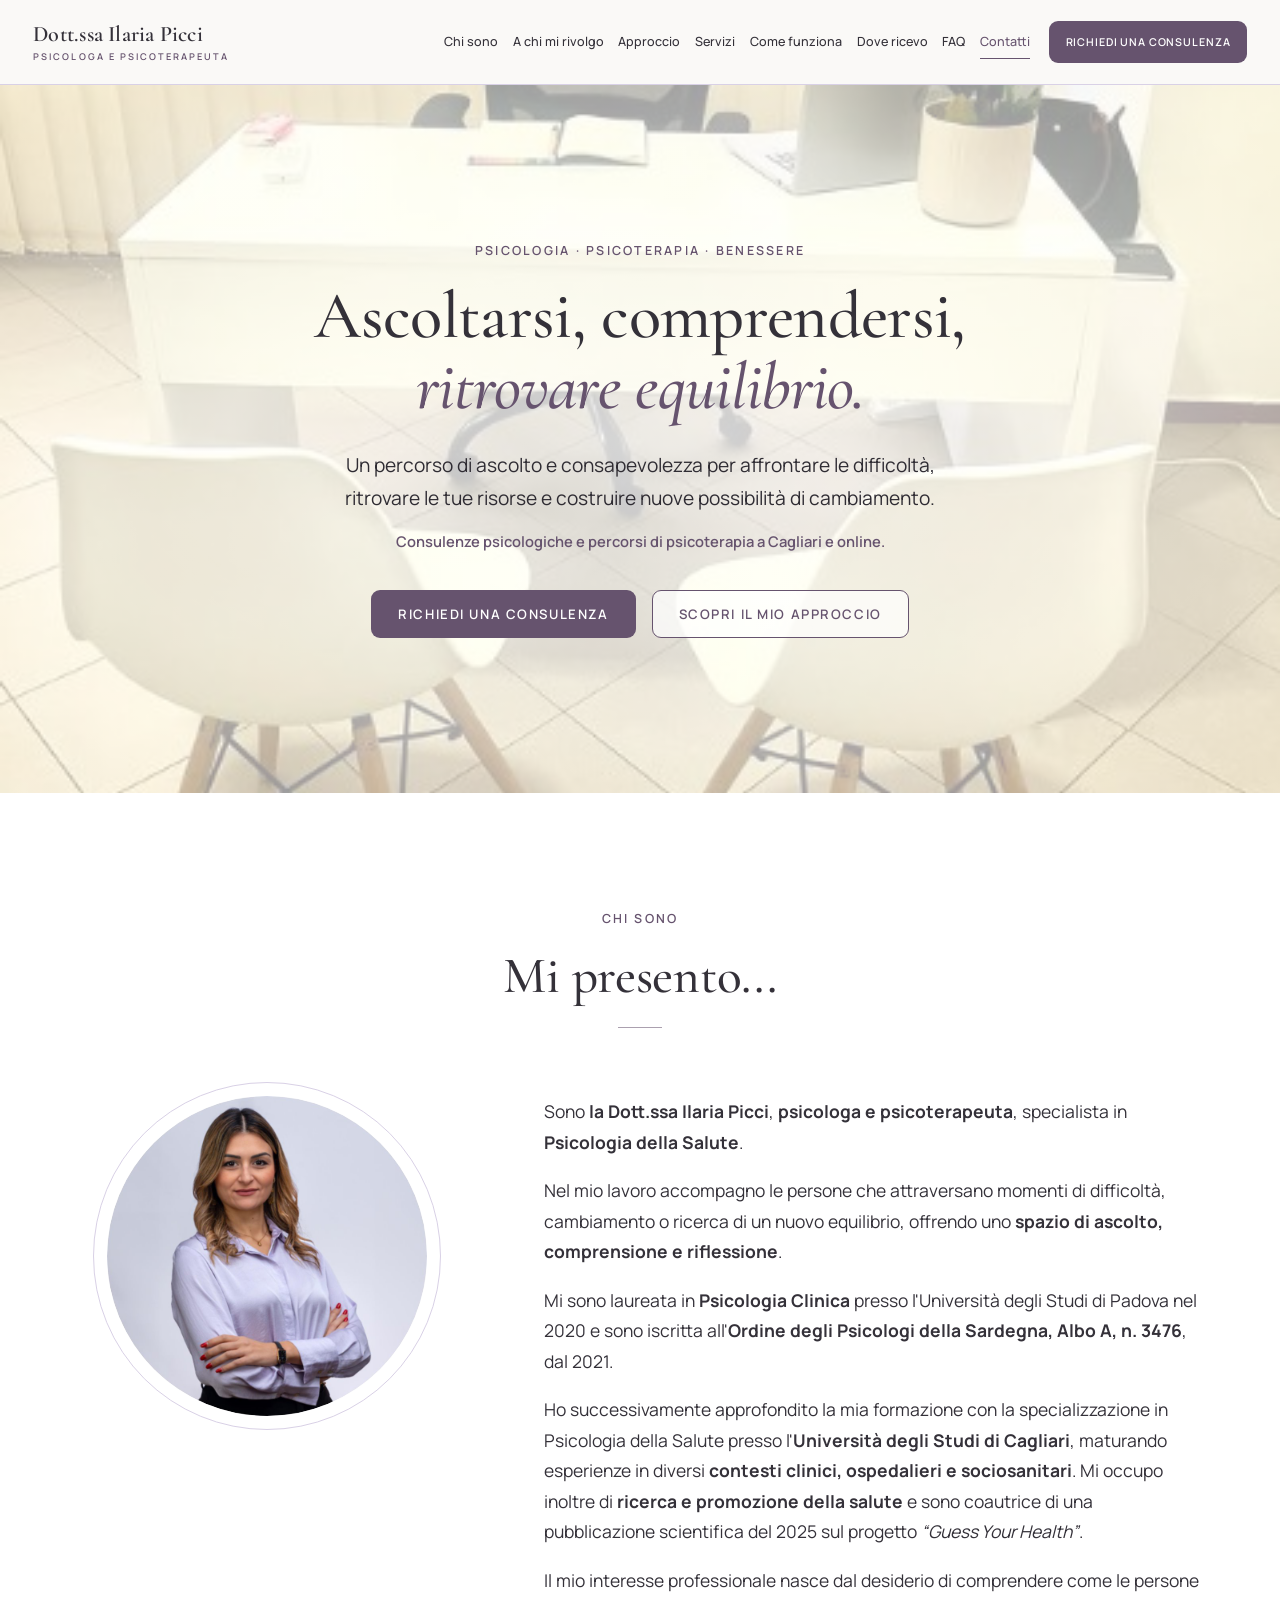
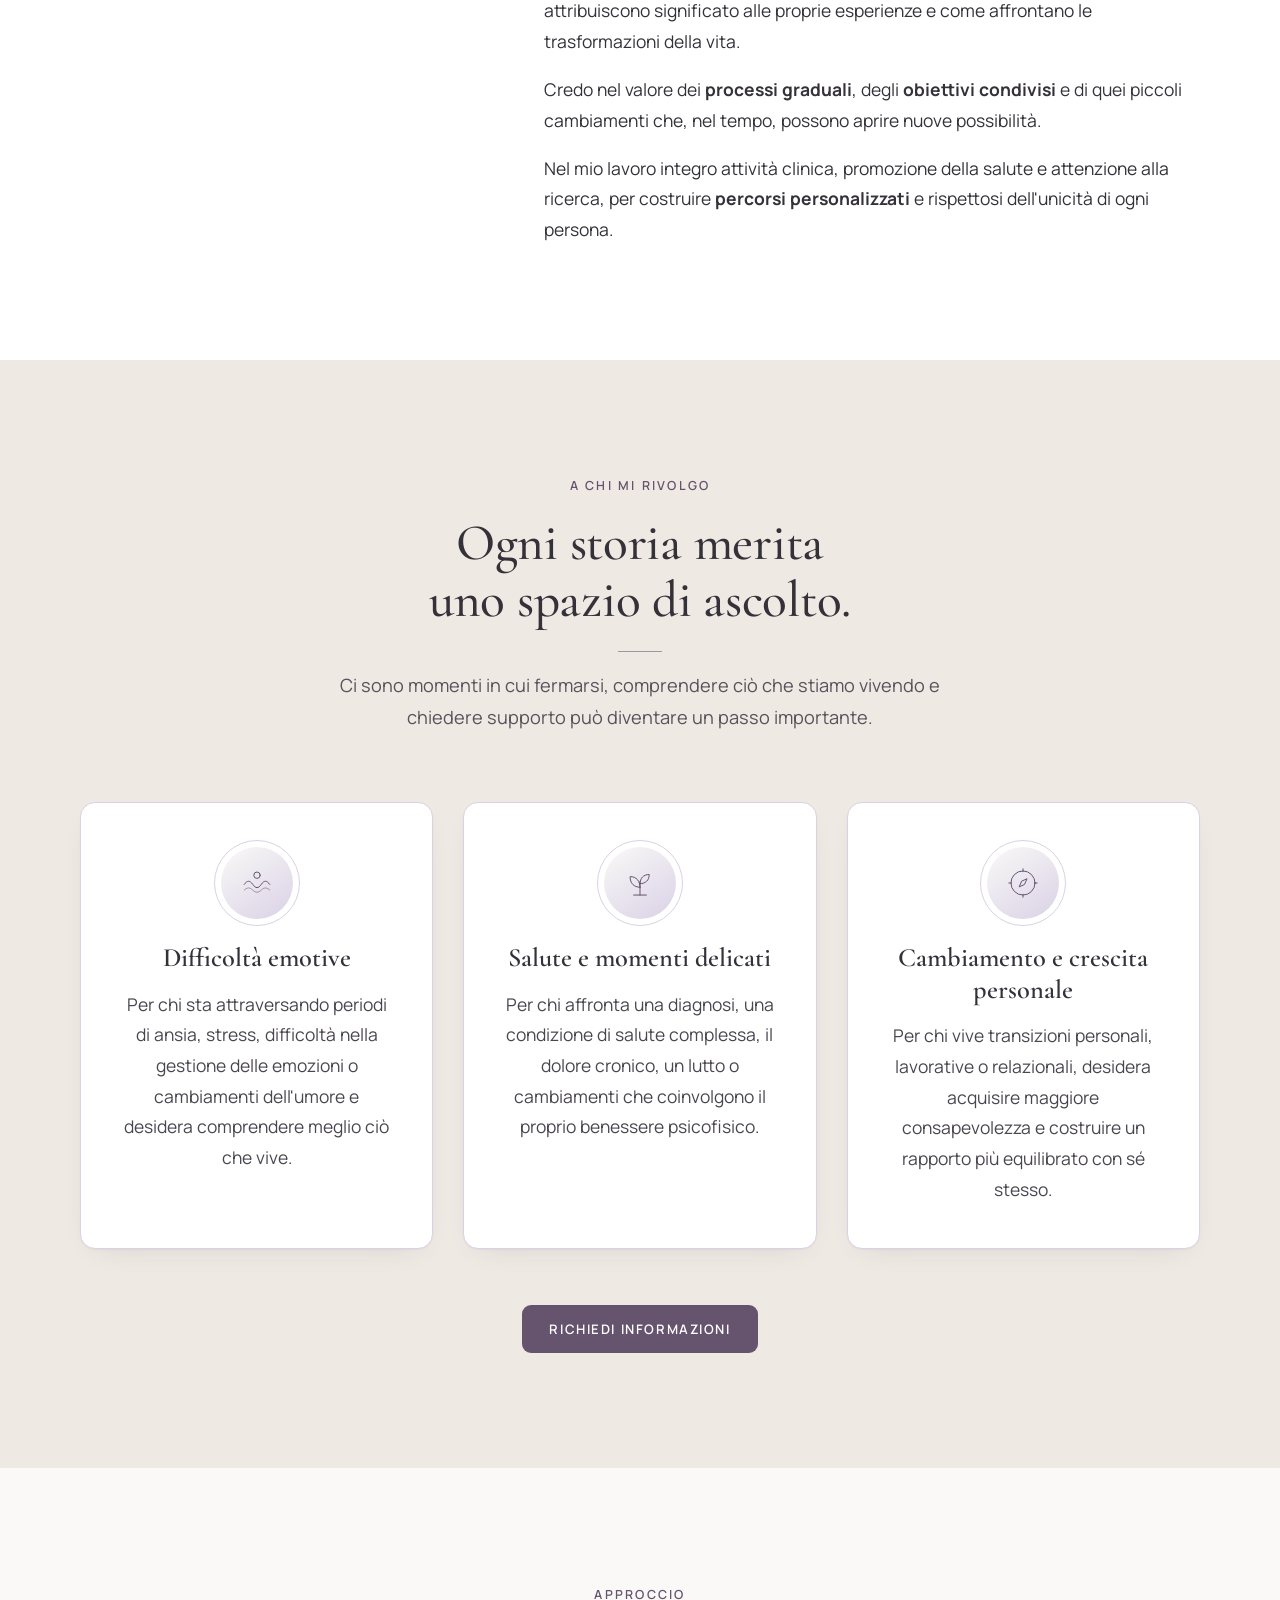
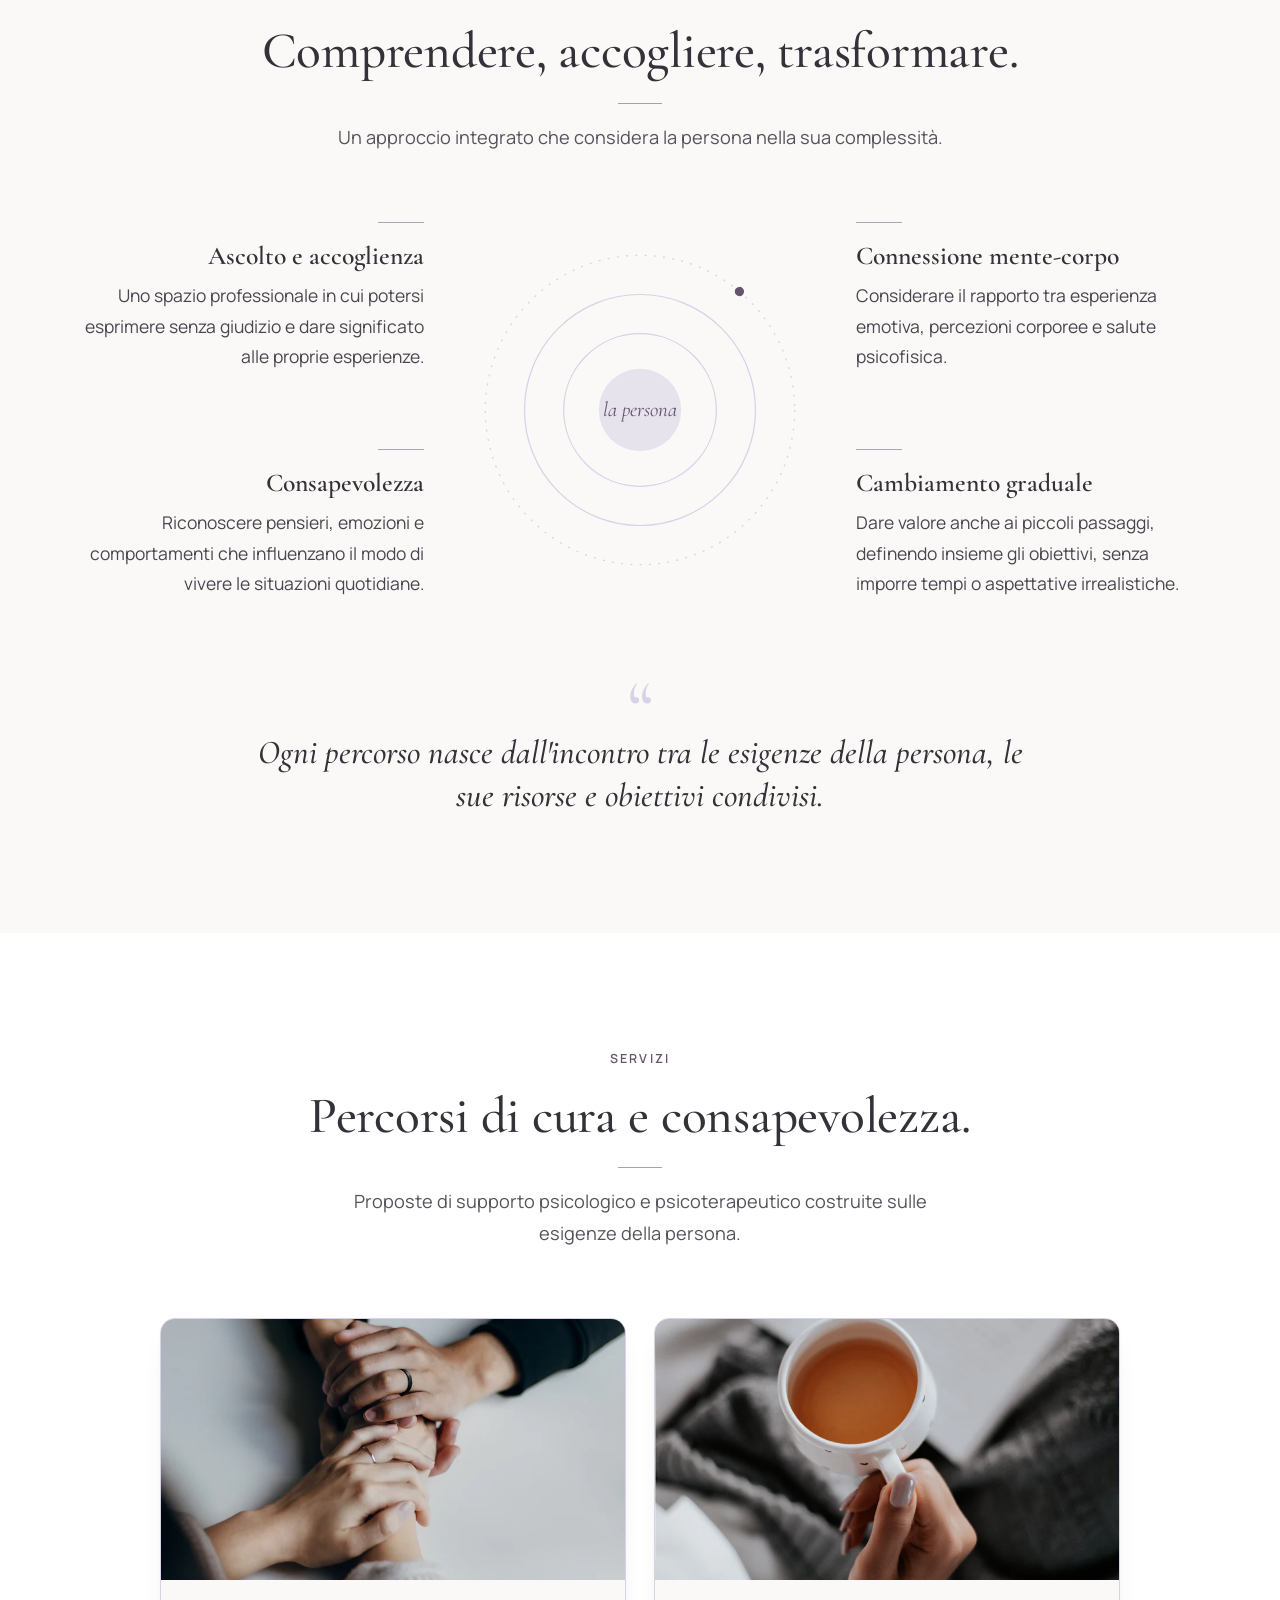
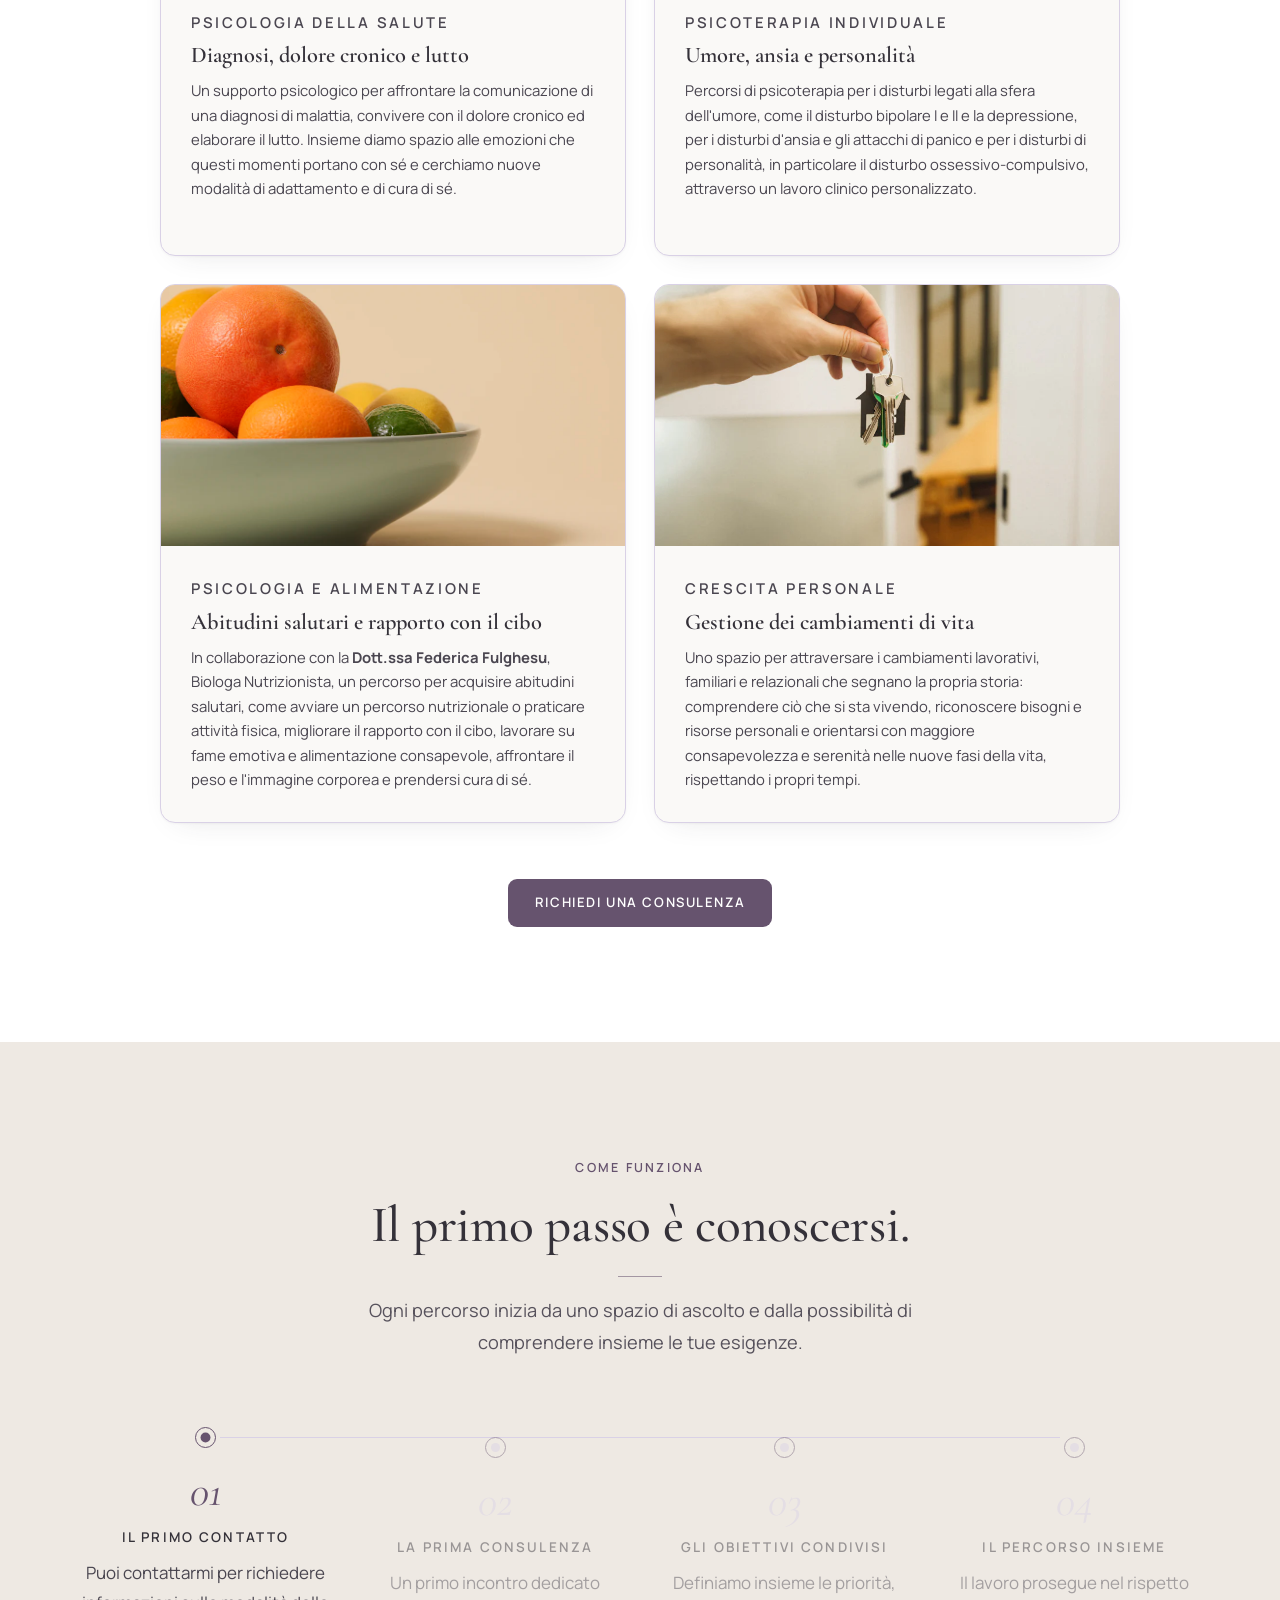
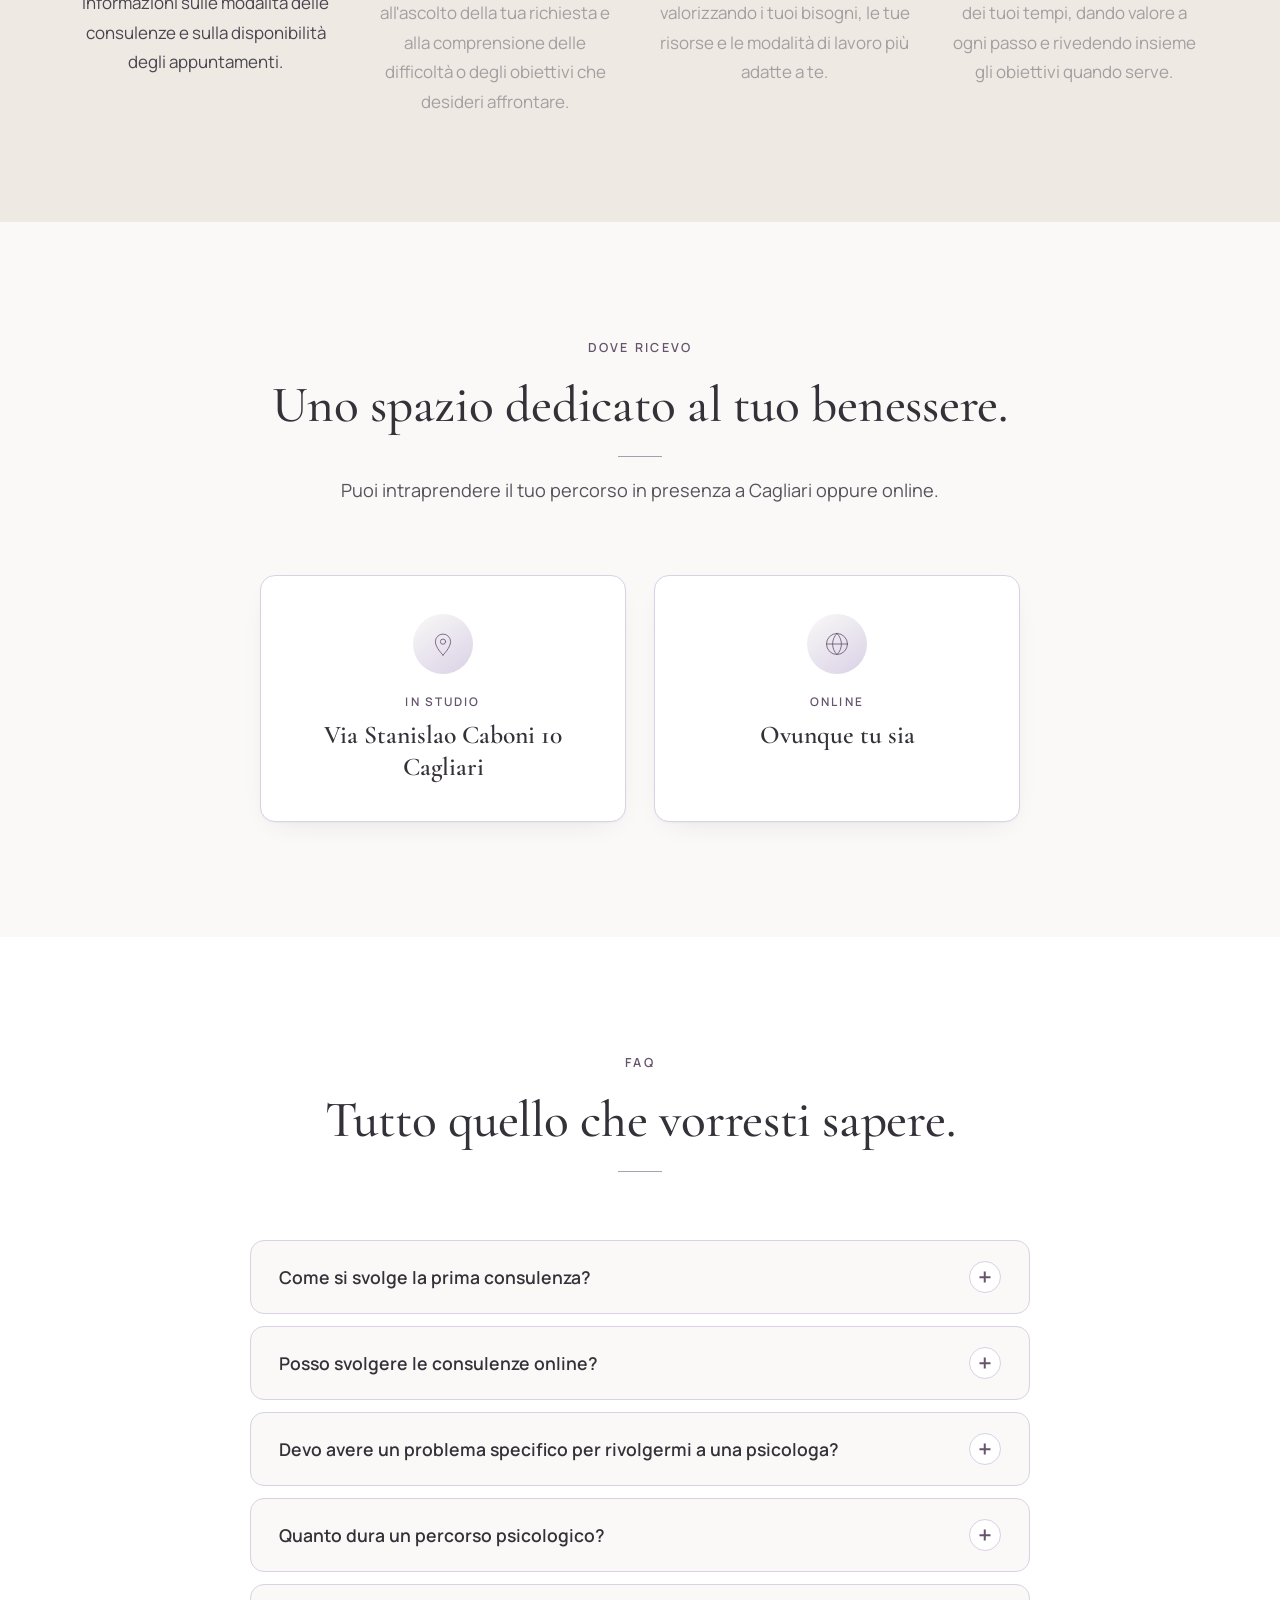
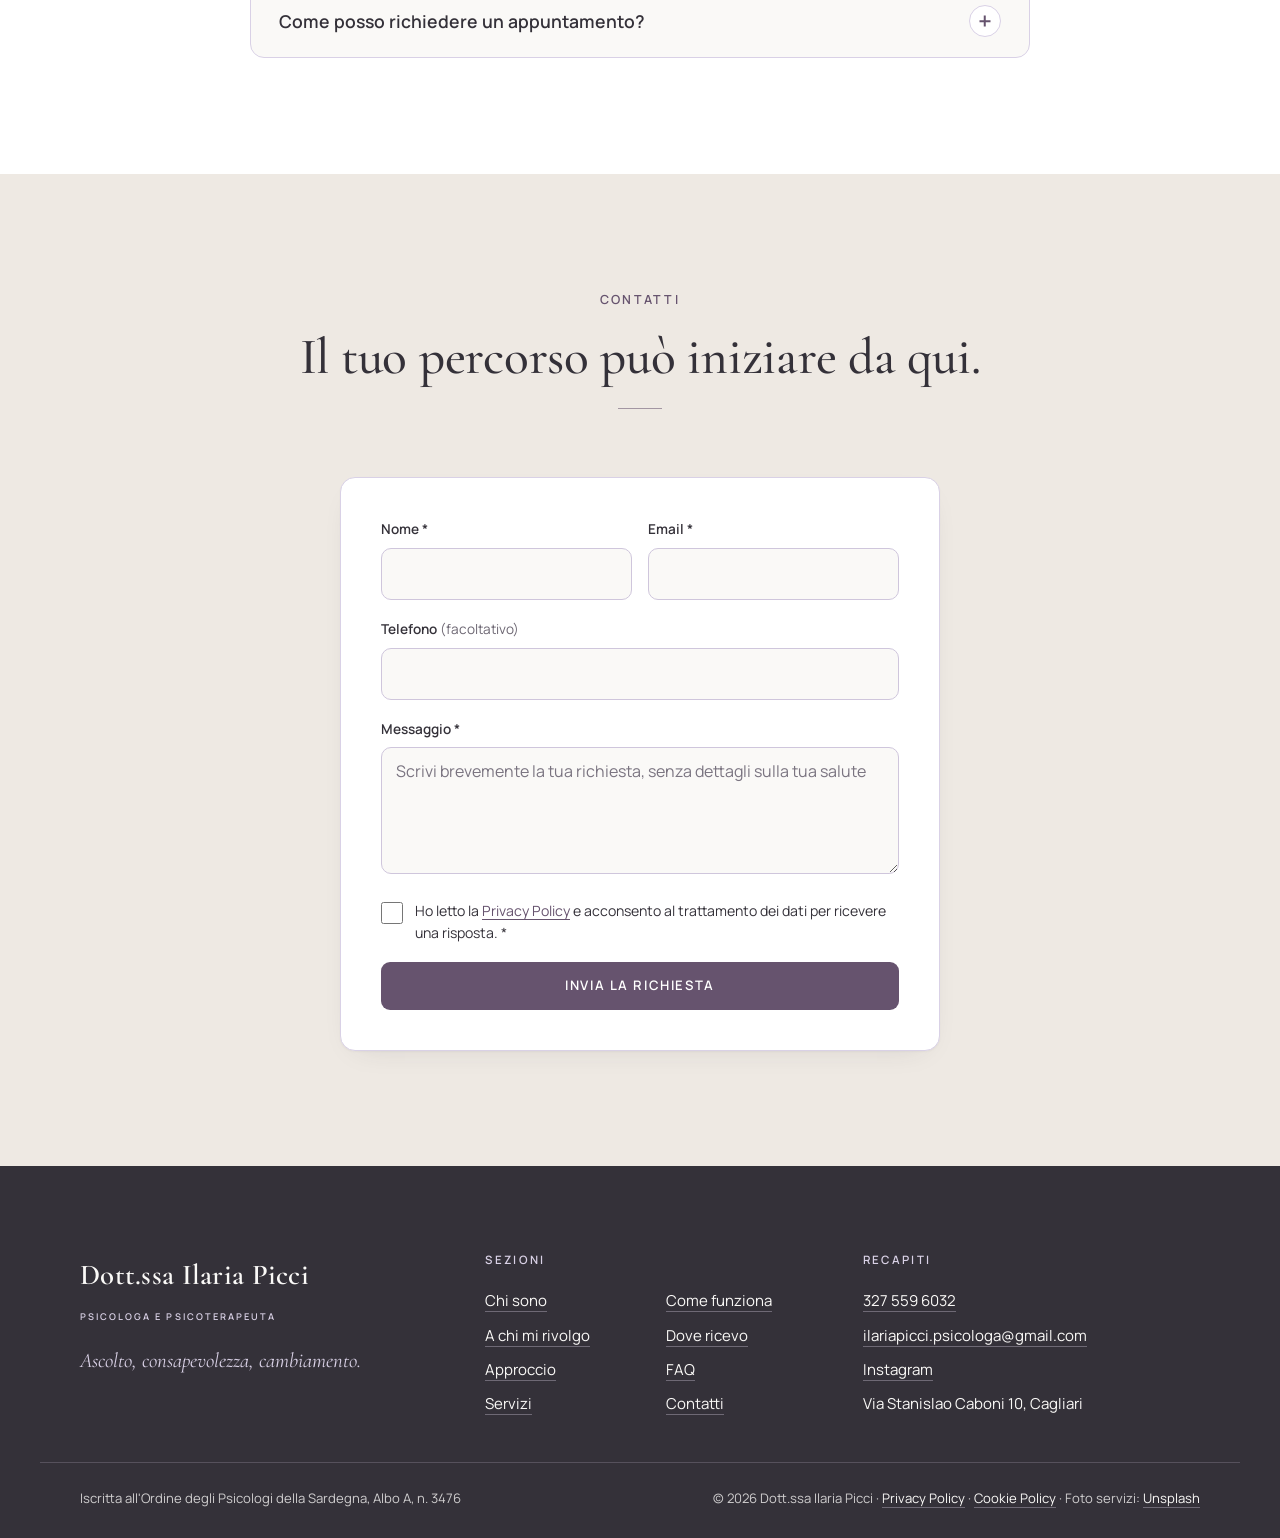
<file: index.html>
<!doctype html>
<html lang="it">
<head>
<meta charset="utf-8">
<meta name="viewport" content="width=device-width, initial-scale=1">
<title>Dott.ssa Ilaria Picci | Psicologa e Psicoterapeuta a Cagliari e Online</title>
<meta name="description" content="Ilaria Picci, psicologa e psicoterapeuta a Cagliari e online. Percorsi personalizzati di psicoterapia, psicologia della salute e crescita personale.">
<meta name="robots" content="index, follow">
<!-- DA CONFERMARE: sostituire DOMINIO con il dominio definitivo (anche in sitemap.xml, robots.txt e dati strutturati) -->
<link rel="canonical" href="https://www.DOMINIO.it/">
<meta name="theme-color" content="#FAF9F7">

<meta property="og:type" content="website">
<meta property="og:locale" content="it_IT">
<meta property="og:title" content="Dott.ssa Ilaria Picci | Psicologa e Psicoterapeuta a Cagliari e Online">
<meta property="og:description" content="Percorsi personalizzati di psicoterapia, psicologia della salute e crescita personale, a Cagliari e online.">
<meta property="og:url" content="https://www.DOMINIO.it/">
<meta property="og:image" content="https://www.DOMINIO.it/assets/studio-hero.jpg">
<meta name="twitter:card" content="summary_large_image">

<link rel="preconnect" href="https://fonts.googleapis.com">
<link rel="preconnect" href="https://fonts.gstatic.com" crossorigin>
<link rel="stylesheet" href="https://fonts.googleapis.com/css2?family=Cormorant+Garamond:ital,wght@0,500;0,600;1,500;1,600&family=Manrope:wght@400;500;600;700&display=swap">
<link rel="preload" as="image" href="assets/studio-hero.jpg">
<link rel="stylesheet" href="styles.css">
<script>document.documentElement.classList.add("js");</script>

<script type="application/ld+json">
{
  "@context": "https://schema.org",
  "@type": "Psychologist",
  "name": "Dott.ssa Ilaria Picci — Psicologa e Psicoterapeuta",
  "url": "https://www.DOMINIO.it/",
  "image": "https://www.DOMINIO.it/assets/ilaria-picci-foto.jpg",
  "telephone": "+393275596032",
  "email": "ilariapicci.psicologa@gmail.com",
  "address": {
    "@type": "PostalAddress",
    "streetAddress": "Via Stanislao Caboni 10",
    "addressLocality": "Cagliari",
    "addressRegion": "CA",
    "addressCountry": "IT"
  },
  "areaServed": ["Cagliari", "Online"],
  "sameAs": ["https://www.instagram.com/dr.ssa_ilariapicci_psicologa/"]
}
</script>
</head>
<body>
<a class="skip-link" href="#main">Vai al contenuto</a>

<!-- 1. HEADER -->
<header class="site-header" id="top">
  <div class="header-inner">
    <a class="brand" href="#top" aria-label="Dott.ssa Ilaria Picci, Psicologa e Psicoterapeuta — torna all'inizio">
      <span class="brand-name">Dott.ssa Ilaria Picci</span>
      <span class="brand-sub">Psicologa e Psicoterapeuta</span>
    </a>
    <nav class="nav" id="nav" aria-label="Navigazione principale">
      <ul>
        <li><a href="#chi-sono">Chi sono</a></li>
        <li><a href="#a-chi-mi-rivolgo">A chi mi rivolgo</a></li>
        <li><a href="#approccio">Approccio</a></li>
        <li><a href="#servizi">Servizi</a></li>
        <li><a href="#come-funziona">Come funziona</a></li>
        <li><a href="#dove-ricevo">Dove ricevo</a></li>
        <li><a href="#faq">FAQ</a></li>
        <li><a href="#contatti">Contatti</a></li>
      </ul>
      <a class="btn btn-primary nav-cta" href="#contatti">Richiedi una consulenza</a>
    </nav>
    <button class="menu-toggle" type="button" aria-expanded="false" aria-controls="nav" aria-label="Apri il menu">
      <span></span><span></span><span></span>
    </button>
  </div>
</header>

<main id="main">

<!-- 2. HERO -->
<section class="hero" aria-labelledby="hero-title">
  <div class="hero-bg" role="img" aria-label="Lo studio della Dott.ssa Ilaria Picci a Cagliari: scrivania bianca e due sedute per la consulenza"></div>
  <div class="hero-content">
    <p class="eyebrow">Psicologia · Psicoterapia · Benessere</p>
    <h1 id="hero-title"><span class="h1-line">Ascoltarsi, comprendersi,</span> <span class="h1-line h1-accent">ritrovare equilibrio.</span></h1>
    <p class="hero-sub">Un percorso di ascolto e consapevolezza per affrontare le difficoltà, ritrovare le tue risorse e costruire nuove possibilità di cambiamento.</p>
    <p class="hero-micro">Consulenze psicologiche e percorsi di psicoterapia a Cagliari e online.</p>
    <div class="hero-ctas">
      <a class="btn btn-primary" href="#contatti">Richiedi una consulenza</a>
      <a class="btn btn-ghost" href="#approccio">Scopri il mio approccio</a>
    </div>
  </div>
</section>

<!-- 3. CHI SONO -->
<section class="section bg-white" id="chi-sono" aria-labelledby="chi-sono-title">
  <div class="container about">
    <figure class="about-photo reveal">
      <img src="assets/ilaria-picci-foto.jpg" width="800" height="800" alt="Ritratto della Dott.ssa Ilaria Picci, psicologa e psicoterapeuta" loading="lazy" decoding="async">
    </figure>
    <header class="section-head about-head reveal">
      <p class="eyebrow">Chi sono</p>
      <h2 id="chi-sono-title">Mi presento...</h2>
    </header>
    <div class="about-text reveal">
      <p>Sono <strong>la Dott.ssa Ilaria Picci</strong>, <strong>psicologa e psicoterapeuta</strong>, specialista in <strong>Psicologia della Salute</strong>.</p>
      <p>Nel mio lavoro accompagno le persone che attraversano momenti di difficoltà, cambiamento o ricerca di un nuovo equilibrio, offrendo uno <strong>spazio di ascolto, comprensione e riflessione</strong>.</p>
      <p>Mi sono laureata in <strong>Psicologia Clinica</strong> presso l'Università degli Studi di Padova nel 2020 e sono iscritta all'<strong>Ordine degli Psicologi della Sardegna, Albo A, n. 3476</strong>, dal 2021.</p>
      <!-- DA CONFERMARE prima della pubblicazione: denominazione esatta della specializzazione e dettagli bibliografici della pubblicazione 2025 -->
      <p>Ho successivamente approfondito la mia formazione con la specializzazione in Psicologia della Salute presso l'<strong>Università degli Studi di Cagliari</strong>, maturando esperienze in diversi <strong>contesti clinici, ospedalieri e sociosanitari</strong>. Mi occupo inoltre di <strong>ricerca e promozione della salute</strong> e sono coautrice di una pubblicazione scientifica del 2025 sul progetto <em>“Guess Your Health”</em>.</p>
      <p>Il mio interesse professionale nasce dal desiderio di comprendere come le persone attribuiscono significato alle proprie esperienze e come affrontano le trasformazioni della vita.</p>
      <p>Credo nel valore dei <strong>processi graduali</strong>, degli <strong>obiettivi condivisi</strong> e di quei piccoli cambiamenti che, nel tempo, possono aprire nuove possibilità.</p>
      <p>Nel mio lavoro integro attività clinica, promozione della salute e attenzione alla ricerca, per costruire <strong>percorsi personalizzati</strong> e rispettosi dell'unicità di ogni persona.</p>
    </div>
  </div>
</section>

<!-- 4. A CHI MI RIVOLGO -->
<section class="section bg-sand" id="a-chi-mi-rivolgo" aria-labelledby="target-title">
  <div class="container">
    <header class="section-head reveal">
      <p class="eyebrow">A chi mi rivolgo</p>
      <h2 id="target-title">Ogni storia merita uno spazio di ascolto.</h2>
      <p class="section-sub">Ci sono momenti in cui fermarsi, comprendere ciò che stiamo vivendo e chiedere supporto può diventare un passo importante.</p>
    </header>
    <div class="grid-3">
      <article class="card card-target reveal">
        <span class="card-icon" aria-hidden="true">
          <svg viewBox="0 0 48 48" fill="none" stroke="currentColor" stroke-width="1.4" stroke-linecap="round" stroke-linejoin="round"><path d="M6 26c4-6 8-6 12 0s8 6 12 0 8-6 12 0"/><path d="M6 34c4-4 8-4 12 0s8 4 12 0 8-4 12 0" opacity=".55"/><circle cx="24" cy="13" r="4.5"/></svg>
        </span>
        <h3>Difficoltà emotive</h3>
        <p>Per chi sta attraversando periodi di ansia, stress, difficoltà nella gestione delle emozioni o cambiamenti dell'umore e desidera comprendere meglio ciò che vive.</p>
      </article>
      <article class="card card-target reveal">
        <span class="card-icon" aria-hidden="true">
          <svg viewBox="0 0 48 48" fill="none" stroke="currentColor" stroke-width="1.4" stroke-linecap="round" stroke-linejoin="round"><path d="M24 41V22"/><path d="M24 30c-9 0-14-6-14-15 9 0 14 6 14 15z"/><path d="M24 25c0-8 5-13 13-13 0 8-5 13-13 13z"/><path d="M15 41h18"/></svg>
        </span>
        <h3>Salute e momenti delicati</h3>
        <p>Per chi affronta una diagnosi, una condizione di salute complessa, il dolore cronico, un lutto o cambiamenti che coinvolgono il proprio benessere psicofisico.</p>
      </article>
      <article class="card card-target reveal">
        <span class="card-icon" aria-hidden="true">
          <svg viewBox="0 0 48 48" fill="none" stroke="currentColor" stroke-width="1.4" stroke-linecap="round" stroke-linejoin="round"><circle cx="24" cy="24" r="17"/><path d="M29.5 18.5l-3.4 7.6-7.6 3.4 3.4-7.6z"/><path d="M24 4v4M24 40v4M4 24h4M40 24h4"/></svg>
        </span>
        <h3>Cambiamento e crescita personale</h3>
        <p>Per chi vive transizioni personali, lavorative o relazionali, desidera acquisire maggiore consapevolezza e costruire un rapporto più equilibrato con sé stesso.</p>
      </article>
    </div>
    <div class="section-cta reveal">
      <a class="btn btn-primary" href="#contatti">Richiedi informazioni</a>
    </div>
  </div>
</section>

<!-- 5. IL MIO APPROCCIO -->
<section class="section bg-ivory approach" id="approccio" aria-labelledby="approccio-title">
  <div class="container">
    <header class="section-head reveal">
      <p class="eyebrow">Approccio</p>
      <h2 id="approccio-title">Comprendere, accogliere, trasformare.</h2>
      <p class="section-sub">Un approccio integrato che considera la persona nella sua complessità.</p>
    </header>

    <div class="orbit">
      <div class="orbit-item orbit-tl reveal">
        <h3>Ascolto e accoglienza</h3>
        <p>Uno spazio professionale in cui potersi esprimere senza giudizio e dare significato alle proprie esperienze.</p>
      </div>
      <div class="orbit-item orbit-bl reveal">
        <h3>Consapevolezza</h3>
        <p>Riconoscere pensieri, emozioni e comportamenti che influenzano il modo di vivere le situazioni quotidiane.</p>
      </div>

      <div class="orbit-center reveal" aria-hidden="true">
        <svg viewBox="0 0 320 320">
          <circle class="ring ring-1" cx="160" cy="160" r="150"/>
          <circle class="ring ring-2" cx="160" cy="160" r="112"/>
          <circle class="ring ring-3" cx="160" cy="160" r="74"/>
          <circle cx="160" cy="160" r="40" fill="#D9D1E6" opacity=".55"/>
          <circle class="orbit-dot" cx="160" cy="10" r="4.5" fill="#66536E"/>
        </svg>
        <p class="orbit-word">la persona</p>
      </div>

      <div class="orbit-item orbit-tr reveal">
        <h3>Connessione mente-corpo</h3>
        <p>Considerare il rapporto tra esperienza emotiva, percezioni corporee e salute psicofisica.</p>
      </div>
      <div class="orbit-item orbit-br reveal">
        <h3>Cambiamento graduale</h3>
        <p>Dare valore anche ai piccoli passaggi, definendo insieme gli obiettivi, senza imporre tempi o aspettative irrealistiche.</p>
      </div>
    </div>

    <blockquote class="approach-quote reveal">
      <p>Ogni percorso nasce dall'incontro tra le esigenze della persona, le sue risorse e obiettivi condivisi.</p>
    </blockquote>
  </div>
</section>

<!-- 6. I SERVIZI -->
<section class="section bg-white" id="servizi" aria-labelledby="servizi-title">
  <div class="container">
    <header class="section-head reveal">
      <p class="eyebrow">Servizi</p>
      <h2 id="servizi-title">Percorsi di cura e consapevolezza.</h2>
      <p class="section-sub">Proposte di supporto psicologico e psicoterapeutico costruite sulle esigenze della persona.</p>
    </header>
    <div class="grid-services">
      <article class="card card-service reveal">
        <div class="card-media"><img src="assets/servizio-salute.webp" width="800" height="600" alt="Mani che si stringono su un tavolo in un gesto di sostegno" loading="lazy" decoding="async"></div>
        <div class="card-body">
          <p class="card-kicker">Psicologia della salute</p>
          <h3>Diagnosi, dolore cronico e lutto</h3>
          <p>Un supporto psicologico per affrontare la comunicazione di una diagnosi di malattia, convivere con il dolore cronico ed elaborare il lutto. Insieme diamo spazio alle emozioni che questi momenti portano con sé e cerchiamo nuove modalità di adattamento e di cura di sé.</p>
        </div>
      </article>
      <article class="card card-service reveal">
        <div class="card-media"><img src="assets/servizio-umore.webp" width="800" height="600" alt="Mano che regge una tazza di tè caldo accanto a un libro e a una coperta" loading="lazy" decoding="async"></div>
        <div class="card-body">
          <p class="card-kicker">Psicoterapia individuale</p>
          <h3>Umore, ansia e personalità</h3>
          <!-- DA CONFERMARE: formulazione clinica relativa al disturbo ossessivo-compulsivo -->
          <p>Percorsi di psicoterapia per i disturbi legati alla sfera dell'umore, come il disturbo bipolare I e II e la depressione, per i disturbi d'ansia e gli attacchi di panico e per i disturbi di personalità, in particolare il disturbo ossessivo-compulsivo, attraverso un lavoro clinico personalizzato.</p>
        </div>
      </article>
      <article class="card card-service reveal">
        <div class="card-media"><img src="assets/servizio-alimentazione.webp" width="960" height="720" alt="Ciotola di agrumi freschi su sfondo chiaro" loading="lazy" decoding="async"></div>
        <div class="card-body">
          <p class="card-kicker">Psicologia e alimentazione</p>
          <h3>Abitudini salutari e rapporto con il cibo</h3>
          <p>In collaborazione con la <strong>Dott.ssa Federica Fulghesu</strong>, Biologa Nutrizionista, un percorso per acquisire abitudini salutari, come avviare un percorso nutrizionale o praticare attività fisica, migliorare il rapporto con il cibo, lavorare su fame emotiva e alimentazione consapevole, affrontare il peso e l'immagine corporea e prendersi cura di sé.</p>
        </div>
      </article>
      <article class="card card-service reveal">
        <div class="card-media"><img src="assets/servizio-cambiamento.webp" width="800" height="600" alt="Mano che tiene un mazzo di chiavi davanti a una porta aperta su un nuovo ambiente" loading="lazy" decoding="async"></div>
        <div class="card-body">
          <p class="card-kicker">Crescita personale</p>
          <h3>Gestione dei cambiamenti di vita</h3>
          <p>Uno spazio per attraversare i cambiamenti lavorativi, familiari e relazionali che segnano la propria storia: comprendere ciò che si sta vivendo, riconoscere bisogni e risorse personali e orientarsi con maggiore consapevolezza e serenità nelle nuove fasi della vita, rispettando i propri tempi.</p>
        </div>
      </article>
    </div>
    <div class="section-cta reveal">
      <a class="btn btn-primary" href="#contatti">Richiedi una consulenza</a>
    </div>
  </div>
</section>

<!-- 7. COME FUNZIONA -->
<section class="section bg-sand" id="come-funziona" aria-labelledby="come-title">
  <div class="container">
    <header class="section-head reveal">
      <p class="eyebrow">Come funziona</p>
      <h2 id="come-title">Il primo passo è conoscersi.</h2>
      <p class="section-sub">Ogni percorso inizia da uno spazio di ascolto e dalla possibilità di comprendere insieme le tue esigenze.</p>
    </header>
    <ol class="journey" id="journey">
      <li class="journey-line" aria-hidden="true"><span class="journey-fill"></span></li>
      <li class="step">
        <span class="step-dot" aria-hidden="true"></span>
        <span class="step-num" aria-hidden="true">01</span>
        <h3>Il primo contatto</h3>
        <p>Puoi contattarmi per richiedere informazioni sulle modalità delle consulenze e sulla disponibilità degli appuntamenti.</p>
      </li>
      <li class="step">
        <span class="step-dot" aria-hidden="true"></span>
        <span class="step-num" aria-hidden="true">02</span>
        <h3>La prima consulenza</h3>
        <p>Un primo incontro dedicato all'ascolto della tua richiesta e alla comprensione delle difficoltà o degli obiettivi che desideri affrontare.</p>
      </li>
      <li class="step">
        <span class="step-dot" aria-hidden="true"></span>
        <span class="step-num" aria-hidden="true">03</span>
        <h3>Gli obiettivi condivisi</h3>
        <p>Definiamo insieme le priorità, valorizzando i tuoi bisogni, le tue risorse e le modalità di lavoro più adatte a te.</p>
      </li>
      <li class="step">
        <span class="step-dot" aria-hidden="true"></span>
        <span class="step-num" aria-hidden="true">04</span>
        <h3>Il percorso insieme</h3>
        <p>Il lavoro prosegue nel rispetto dei tuoi tempi, dando valore a ogni passo e rivedendo insieme gli obiettivi quando serve.</p>
      </li>
    </ol>
  </div>
</section>

<!-- 8. DOVE RICEVO -->
<section class="section bg-ivory" id="dove-ricevo" aria-labelledby="dove-title">
  <div class="container">
    <header class="section-head reveal">
      <p class="eyebrow">Dove ricevo</p>
      <h2 id="dove-title">Uno spazio dedicato al tuo benessere.</h2>
      <p class="section-sub">Puoi intraprendere il tuo percorso in presenza a Cagliari oppure online.</p>
    </header>
    <div class="places">
      <div class="card place reveal">
        <span class="place-icon" aria-hidden="true">
          <svg viewBox="0 0 48 48" fill="none" stroke="currentColor" stroke-width="1.4" stroke-linecap="round" stroke-linejoin="round"><path d="M24 43s-13-12.5-13-23a13 13 0 0 1 26 0c0 10.5-13 23-13 23z"/><circle cx="24" cy="20" r="4.5"/></svg>
        </span>
        <p class="place-label">In studio</p>
        <p class="place-value">Via Stanislao Caboni 10<br>Cagliari</p>
      </div>
      <div class="card place reveal">
        <span class="place-icon" aria-hidden="true">
          <svg viewBox="0 0 48 48" fill="none" stroke="currentColor" stroke-width="1.4" stroke-linecap="round" stroke-linejoin="round"><circle cx="24" cy="24" r="18"/><path d="M6 24h36"/><path d="M24 6c5 5 7.5 11 7.5 18S29 37 24 42c-5-5-7.5-11-7.5-18S19 11 24 6z"/></svg>
        </span>
        <p class="place-label">Online</p>
        <p class="place-value">Ovunque tu sia</p>
      </div>
    </div>
  </div>
</section>

<!-- 9. FAQ -->
<section class="section bg-white" id="faq" aria-labelledby="faq-title">
  <div class="container narrow">
    <header class="section-head reveal">
      <p class="eyebrow">FAQ</p>
      <h2 id="faq-title">Tutto quello che vorresti sapere.</h2>
    </header>
    <div class="faq reveal">
      <div class="faq-item">
        <h3><button type="button" class="faq-q" aria-expanded="false" aria-controls="faq-a1" id="faq-q1">Come si svolge la prima consulenza?<span class="faq-icon" aria-hidden="true"></span></button></h3>
        <div class="faq-a" id="faq-a1" role="region" aria-labelledby="faq-q1" hidden><p>La prima consulenza è uno spazio che dedico all'ascolto della tua richiesta. Mi permette di iniziare a comprendere insieme a te le difficoltà che stai vivendo e gli obiettivi che vorresti raggiungere.</p></div>
      </div>
      <div class="faq-item">
        <h3><button type="button" class="faq-q" aria-expanded="false" aria-controls="faq-a2" id="faq-q2">Posso svolgere le consulenze online?<span class="faq-icon" aria-hidden="true"></span></button></h3>
        <div class="faq-a" id="faq-a2" role="region" aria-labelledby="faq-q2" hidden><p>Sì, ricevo anche online. Concordo con te le modalità in base alle tue esigenze e valuto insieme a te se questa modalità è appropriata per il tuo percorso.</p></div>
      </div>
      <div class="faq-item">
        <h3><button type="button" class="faq-q" aria-expanded="false" aria-controls="faq-a3" id="faq-q3">Devo avere un problema specifico per rivolgermi a una psicologa?<span class="faq-icon" aria-hidden="true"></span></button></h3>
        <div class="faq-a" id="faq-a3" role="region" aria-labelledby="faq-q3" hidden><p>Non necessariamente. Accolgo anche chi desidera comprendersi meglio, affrontare un cambiamento o dedicare maggiore attenzione al proprio benessere psicologico.</p></div>
      </div>
      <div class="faq-item">
        <h3><button type="button" class="faq-q" aria-expanded="false" aria-controls="faq-a4" id="faq-q4">Quanto dura un percorso psicologico?<span class="faq-icon" aria-hidden="true"></span></button></h3>
        <div class="faq-a" id="faq-a4" role="region" aria-labelledby="faq-q4" hidden><p>Non esiste una durata identica per tutte le persone: la valuto insieme a te in base alle tue esigenze, agli obiettivi che condividiamo e all'evoluzione del percorso.</p></div>
      </div>
      <div class="faq-item">
        <h3><button type="button" class="faq-q" aria-expanded="false" aria-controls="faq-a5" id="faq-q5">Come posso richiedere un appuntamento?<span class="faq-icon" aria-hidden="true"></span></button></h3>
        <div class="faq-a" id="faq-a5" role="region" aria-labelledby="faq-q5" hidden><p>Puoi scrivermi tramite il modulo qui sotto, chiamarmi al <a href="tel:+393275596032">327 559 6032</a> oppure inviarmi un'email a <a href="mailto:ilariapicci.psicologa@gmail.com">ilariapicci.psicologa@gmail.com</a>: ti risponderò con le informazioni sulla disponibilità e sulle modalità di consulenza.</p></div>
      </div>
    </div>
  </div>
</section>

<!-- 10. CONTATTI -->
<section class="section bg-sand" id="contatti" aria-labelledby="contatti-title">
  <div class="container">
    <header class="section-head reveal">
      <p class="eyebrow">Contatti</p>
      <h2 id="contatti-title">Il tuo percorso può iniziare da qui.</h2>
    </header>
    <!--
      Nessun backend configurato: alla conferma il form apre il programma di posta della persona
      con un'email già compilata verso ilariapicci.psicologa@gmail.com. Il sito non salva né invia dati.
      Per l'invio diretto collegare un servizio (es. Formspree) e aggiornare la Privacy Policy.
    -->
    <form class="contact-form card reveal" id="contact-form" novalidate>
      <div class="field-row">
        <div class="field">
          <label for="f-nome">Nome <span aria-hidden="true">*</span></label>
          <input id="f-nome" name="nome" type="text" autocomplete="name" required>
        </div>
        <div class="field">
          <label for="f-email">Email <span aria-hidden="true">*</span></label>
          <input id="f-email" name="email" type="email" autocomplete="email" required>
        </div>
      </div>
      <div class="field">
        <label for="f-tel">Telefono <span class="optional">(facoltativo)</span></label>
        <input id="f-tel" name="telefono" type="tel" autocomplete="tel">
      </div>
      <div class="field">
        <label for="f-msg">Messaggio <span aria-hidden="true">*</span></label>
        <textarea id="f-msg" name="messaggio" rows="4" required placeholder="Scrivi brevemente la tua richiesta, senza dettagli sulla tua salute"></textarea>
      </div>
      <div class="field field-check">
        <input id="f-privacy" name="privacy" type="checkbox" required>
        <label for="f-privacy">Ho letto la <a href="privacy.html">Privacy Policy</a> e acconsento al trattamento dei dati per ricevere una risposta. <span aria-hidden="true">*</span></label>
      </div>
      <p class="form-error" id="form-error" role="alert" hidden></p>
      <button class="btn btn-primary btn-block" type="submit">Invia la richiesta</button>
      <p class="form-note" id="form-note" aria-live="polite" hidden></p>
    </form>
  </div>
</section>

</main>

<!-- 11. FOOTER -->
<footer class="site-footer">
  <div class="container footer-grid">
    <div class="footer-brand">
      <p class="brand-name">Dott.ssa Ilaria Picci</p>
      <p class="brand-sub">Psicologa e Psicoterapeuta</p>
      <p class="tagline">Ascolto, consapevolezza, cambiamento.</p>
    </div>
    <nav aria-label="Link alle sezioni" class="footer-nav">
      <p class="footer-title">Sezioni</p>
      <ul>
        <li><a href="#chi-sono">Chi sono</a></li>
        <li><a href="#a-chi-mi-rivolgo">A chi mi rivolgo</a></li>
        <li><a href="#approccio">Approccio</a></li>
        <li><a href="#servizi">Servizi</a></li>
        <li><a href="#come-funziona">Come funziona</a></li>
        <li><a href="#dove-ricevo">Dove ricevo</a></li>
        <li><a href="#faq">FAQ</a></li>
        <li><a href="#contatti">Contatti</a></li>
      </ul>
    </nav>
    <div class="footer-contact">
      <p class="footer-title">Recapiti</p>
      <ul>
        <li><a href="tel:+393275596032">327 559 6032</a></li>
        <li><a href="mailto:ilariapicci.psicologa@gmail.com">ilariapicci.psicologa@gmail.com</a></li>
        <li><a href="https://www.instagram.com/dr.ssa_ilariapicci_psicologa/" target="_blank" rel="noopener">Instagram<span class="sr-only"> (si apre in una nuova scheda)</span></a></li>
        <li>Via Stanislao Caboni 10, Cagliari</li>
      </ul>
    </div>
  </div>
  <div class="container footer-bottom">
    <p>Iscritta all'Ordine degli Psicologi della Sardegna, Albo A, n. 3476</p>
    <!-- DA INSERIRE quando confermati: Partita IVA e altri dati fiscali obbligatori -->
    <p>© <span id="year">2026</span> Dott.ssa Ilaria Picci · <a href="privacy.html">Privacy Policy</a> · <a href="privacy.html#cookie">Cookie Policy</a> · Foto servizi: <a href="https://unsplash.com" target="_blank" rel="noopener">Unsplash</a></p>
  </div>
</footer>

<script src="main.js" defer></script>
</body>
</html>
</file>
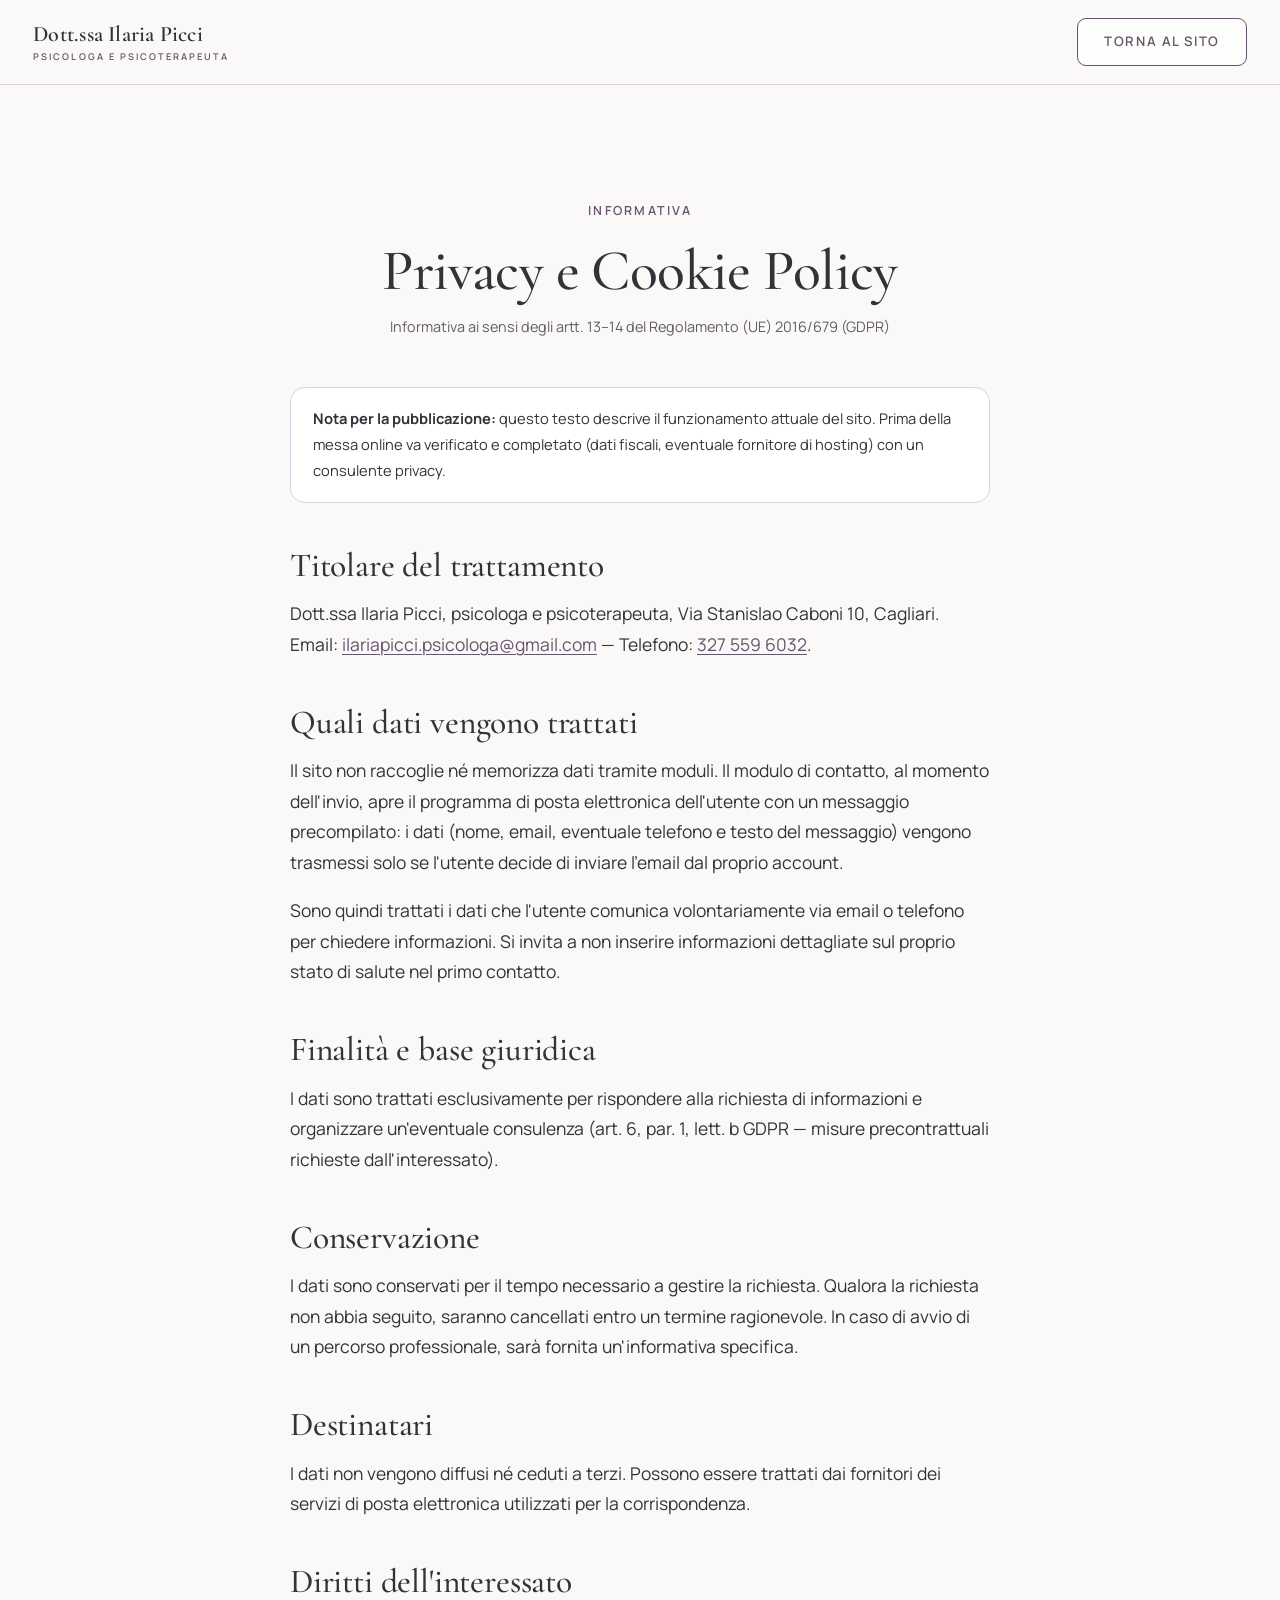
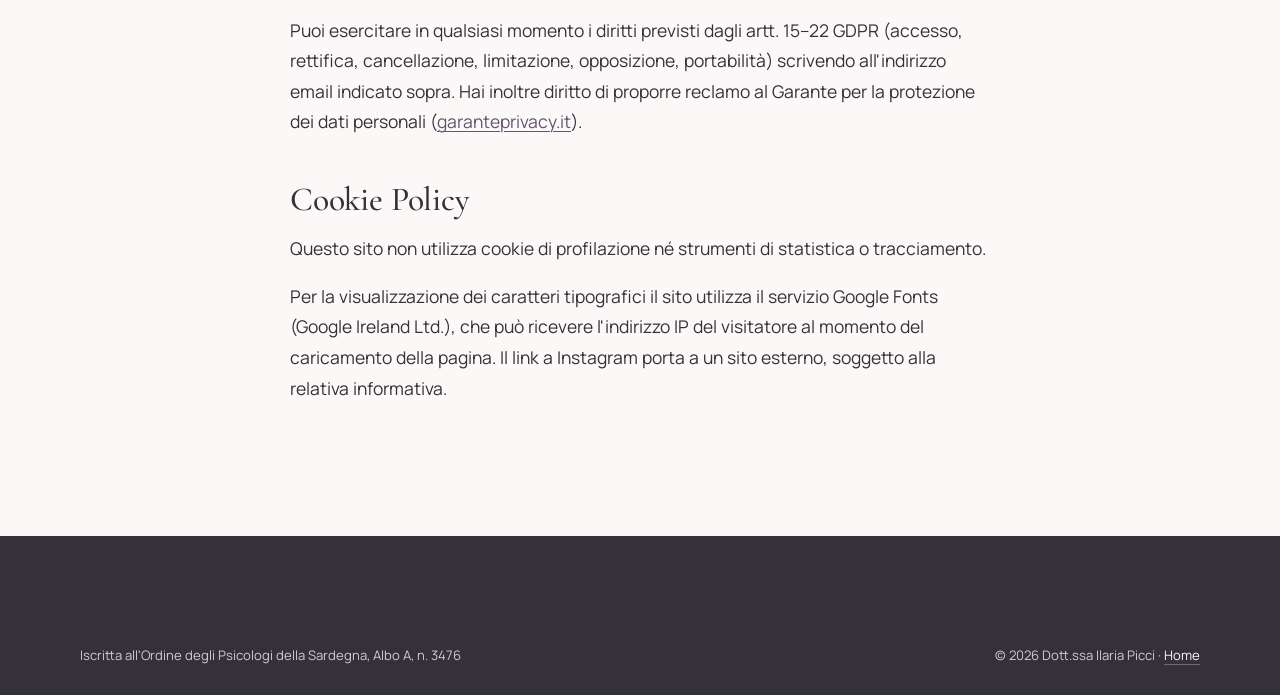
<file: privacy.html>
<!doctype html>
<html lang="it">
<head>
<meta charset="utf-8">
<meta name="viewport" content="width=device-width, initial-scale=1">
<title>Privacy e Cookie Policy | Dott.ssa Ilaria Picci</title>
<meta name="description" content="Informativa sul trattamento dei dati personali e sui cookie del sito della Dott.ssa Ilaria Picci, psicologa e psicoterapeuta a Cagliari.">
<meta name="robots" content="noindex, follow">
<link rel="canonical" href="https://www.DOMINIO.it/privacy.html">
<link rel="preconnect" href="https://fonts.googleapis.com">
<link rel="preconnect" href="https://fonts.gstatic.com" crossorigin>
<link rel="stylesheet" href="https://fonts.googleapis.com/css2?family=Cormorant+Garamond:ital,wght@0,500;0,600;1,500&family=Manrope:wght@400;500;600;700&display=swap">
<link rel="stylesheet" href="styles.css">
<style>
  .legal { max-width: 780px; margin: 0 auto; }
  .legal h1 { font-size: clamp(2.4rem, 5vw, 3.6rem); text-align: center; margin-bottom: 12px; }
  .legal .updated { text-align: center; color: #625d68; font-size: .9rem; margin-bottom: 48px; }
  .legal h2 { font-size: clamp(1.7rem, 3vw, 2.1rem); margin: 44px 0 14px; text-align: left; }
  .legal ul { padding-left: 1.2em; }
  .legal li { margin-bottom: .4em; }
  .draft { background: var(--white); border: 1px solid var(--lavender); border-radius: var(--radius); padding: 18px 22px; font-size: .92rem; }
</style>
</head>
<body>
<header class="site-header">
  <div class="container header-inner">
    <a class="brand" href="index.html"><span class="brand-name">Dott.ssa Ilaria Picci</span><span class="brand-sub">Psicologa e Psicoterapeuta</span></a>
    <a class="btn btn-ghost" href="index.html">Torna al sito</a>
  </div>
</header>
<main class="section bg-ivory">
  <div class="container legal">
    <p class="eyebrow">Informativa</p>
    <h1>Privacy e Cookie Policy</h1>
    <p class="updated">Informativa ai sensi degli artt. 13–14 del Regolamento (UE) 2016/679 (GDPR)</p>

    <p class="draft"><strong>Nota per la pubblicazione:</strong> questo testo descrive il funzionamento attuale del sito. Prima della messa online va verificato e completato (dati fiscali, eventuale fornitore di hosting) con un consulente privacy.</p>

    <h2>Titolare del trattamento</h2>
    <p>Dott.ssa Ilaria Picci, psicologa e psicoterapeuta, Via Stanislao Caboni 10, Cagliari. Email: <a href="mailto:ilariapicci.psicologa@gmail.com">ilariapicci.psicologa@gmail.com</a> — Telefono: <a href="tel:+393275596032">327 559 6032</a>.</p>

    <h2>Quali dati vengono trattati</h2>
    <p>Il sito non raccoglie né memorizza dati tramite moduli. Il modulo di contatto, al momento dell'invio, apre il programma di posta elettronica dell'utente con un messaggio precompilato: i dati (nome, email, eventuale telefono e testo del messaggio) vengono trasmessi solo se l'utente decide di inviare l'email dal proprio account.</p>
    <p>Sono quindi trattati i dati che l'utente comunica volontariamente via email o telefono per chiedere informazioni. Si invita a non inserire informazioni dettagliate sul proprio stato di salute nel primo contatto.</p>

    <h2>Finalità e base giuridica</h2>
    <p>I dati sono trattati esclusivamente per rispondere alla richiesta di informazioni e organizzare un'eventuale consulenza (art. 6, par. 1, lett. b GDPR — misure precontrattuali richieste dall'interessato).</p>

    <h2>Conservazione</h2>
    <p>I dati sono conservati per il tempo necessario a gestire la richiesta. Qualora la richiesta non abbia seguito, saranno cancellati entro un termine ragionevole. In caso di avvio di un percorso professionale, sarà fornita un'informativa specifica.</p>

    <h2>Destinatari</h2>
    <p>I dati non vengono diffusi né ceduti a terzi. Possono essere trattati dai fornitori dei servizi di posta elettronica utilizzati per la corrispondenza.</p>

    <h2>Diritti dell'interessato</h2>
    <p>Puoi esercitare in qualsiasi momento i diritti previsti dagli artt. 15–22 GDPR (accesso, rettifica, cancellazione, limitazione, opposizione, portabilità) scrivendo all'indirizzo email indicato sopra. Hai inoltre diritto di proporre reclamo al Garante per la protezione dei dati personali (<a href="https://www.garanteprivacy.it" target="_blank" rel="noopener">garanteprivacy.it</a>).</p>

    <h2 id="cookie">Cookie Policy</h2>
    <p>Questo sito non utilizza cookie di profilazione né strumenti di statistica o tracciamento.</p>
    <p>Per la visualizzazione dei caratteri tipografici il sito utilizza il servizio Google Fonts (Google Ireland Ltd.), che può ricevere l'indirizzo IP del visitatore al momento del caricamento della pagina. Il link a Instagram porta a un sito esterno, soggetto alla relativa informativa.</p>
  </div>
</main>
<footer class="site-footer">
  <div class="container footer-bottom">
    <p>Iscritta all'Ordine degli Psicologi della Sardegna, Albo A, n. 3476</p>
    <p>© <span id="year">2026</span> Dott.ssa Ilaria Picci · <a href="index.html">Home</a></p>
  </div>
</footer>
<script>document.getElementById("year").textContent = new Date().getFullYear();</script>
</body>
</html>
</file>
<file: styles.css>
/* ==========================================================
   Dott.ssa Ilaria Picci — Clinical Editorial Elegance
   ========================================================== */
:root {
  --ivory: #FAF9F7;
  --lavender: #D9D1E6;
  --plum: #66536E;
  --plum-dark: #54445B;
  --sand: #EEE9E3;
  --graphite: #343139;
  --white: #FFFFFF;
  --text-soft: #4a4650;

  --serif: "Cormorant Garamond", Georgia, "Times New Roman", serif;
  --sans: "Manrope", system-ui, -apple-system, "Segoe UI", sans-serif;

  --maxw: 1200px;
  --radius: 15px;
  --radius-btn: 9px;
  --shadow: 0 1px 2px rgba(52, 49, 57, .04), 0 10px 30px -18px rgba(52, 49, 57, .18);
  --shadow-hover: 0 1px 2px rgba(52, 49, 57, .05), 0 16px 36px -18px rgba(102, 83, 110, .3);
  --section-y: clamp(64px, 9vw, 120px);
  --header-h: 84px;
  --ease: cubic-bezier(.22, .61, .36, 1);
}

*, *::before, *::after { box-sizing: border-box; }
html { scroll-behavior: smooth; scroll-padding-top: calc(var(--header-h) + 8px); -webkit-text-size-adjust: 100%; }
body {
  margin: 0;
  background: var(--ivory);
  color: var(--graphite);
  font-family: var(--sans);
  font-size: clamp(16px, .25vw + 15.2px, 17.5px);
  line-height: 1.75;
  -webkit-font-smoothing: antialiased;
  overflow-x: hidden;
}
img, svg { display: block; max-width: 100%; height: auto; }
a { color: var(--plum); text-underline-offset: 3px; text-decoration-thickness: 1px; }
a:hover { color: var(--plum-dark); }
p { margin: 0 0 1em; }
strong { font-weight: 700; }
h1, h2, h3 { margin: 0; color: var(--graphite); }
:focus-visible { outline: 2px solid var(--plum); outline-offset: 3px; border-radius: 4px; }

.sr-only { position: absolute; width: 1px; height: 1px; padding: 0; margin: -1px; overflow: hidden; clip: rect(0 0 0 0); white-space: nowrap; border: 0; }
.skip-link { position: absolute; left: 16px; top: -60px; z-index: 200; background: var(--plum); color: #fff; padding: 10px 16px; border-radius: var(--radius-btn); font-weight: 600; text-decoration: none; transition: top .2s; }
.skip-link:focus { top: 12px; color: #fff; }

.container { width: 100%; max-width: var(--maxw); margin: 0 auto; padding: 0 clamp(20px, 4vw, 40px); }
.container.narrow { max-width: 860px; }

/* ---------- Typography ---------- */
.eyebrow {
  font-family: var(--sans); font-weight: 600; font-size: .78rem; letter-spacing: .18em;
  text-transform: uppercase; color: var(--plum); margin: 0 0 18px; text-align: center;
}
h1 { font-family: var(--serif); font-weight: 500; font-size: clamp(2.5rem, 9vw, 3.5rem); line-height: 1.08; letter-spacing: -.01em; }
h2 { font-family: var(--serif); font-weight: 500; font-size: clamp(2.1rem, 7vw, 2.8rem); line-height: 1.12; letter-spacing: -.005em; }
@media (min-width: 768px) {
  h1 { font-size: clamp(3.2rem, 5.2vw, 5.5rem); }
  h2 { font-size: clamp(2.6rem, 4vw, 4rem); }
}
h3 { font-family: var(--sans); font-weight: 600; font-size: 1.06rem; line-height: 1.4; letter-spacing: .01em; }

.section { padding: var(--section-y) 0; }
.bg-white { background: var(--white); }
.bg-ivory { background: var(--ivory); }
.bg-sand { background: var(--sand); }

.section-head { text-align: center; max-width: 760px; margin: 0 auto clamp(40px, 6vw, 68px); }
.section-head h2 { margin-bottom: 18px; text-wrap: balance; }
.section-head h2::after { content: ""; display: block; width: 44px; height: 1px; background: var(--plum); opacity: .55; margin: 22px auto 0; }
.section-head h2:last-child { margin-bottom: 0; }
.section-sub { color: #57525c; font-size: 1.04em; max-width: 640px; margin: 0 auto; }

/* ---------- Buttons ---------- */
.btn {
  display: inline-flex; align-items: center; justify-content: center;
  min-height: 48px; padding: 12px 26px; border-radius: var(--radius-btn);
  font-family: var(--sans); font-weight: 600; font-size: .82rem; letter-spacing: .12em;
  text-transform: uppercase; text-decoration: none; text-align: center; line-height: 1.3;
  border: 1px solid transparent; cursor: pointer;
  transition: background-color .3s var(--ease), color .3s var(--ease), border-color .3s var(--ease), transform .3s var(--ease);
}
.btn-primary { background: var(--plum); color: #fff; }
.btn-primary:hover { background: var(--plum-dark); color: #fff; transform: translateY(-1px); }
.btn-ghost { background: rgba(255,255,255,.7); color: var(--plum); border-color: var(--plum); }
.btn-ghost:hover { background: var(--white); color: var(--plum-dark); border-color: var(--plum-dark); transform: translateY(-1px); }
.btn-block { width: 100%; }
.section-cta { text-align: center; margin-top: clamp(40px, 5vw, 56px); }

/* ---------- Header ---------- */
.site-header {
  position: sticky; top: 0; z-index: 100;
  background: rgba(250, 249, 247, .95);
  -webkit-backdrop-filter: saturate(140%) blur(10px);
  backdrop-filter: saturate(140%) blur(10px);
  border-bottom: 1px solid var(--lavender);
  transition: box-shadow .3s;
}
.site-header.scrolled { box-shadow: 0 6px 24px -20px rgba(52,49,57,.45); }
.header-inner {
  display: flex; align-items: center; justify-content: space-between; gap: clamp(14px, 1.6vw, 32px);
  min-height: var(--header-h); max-width: 1480px; margin: 0 auto; padding: 0 clamp(20px, 2.6vw, 40px);
}
.brand { display: flex; flex-direction: column; text-decoration: none; color: var(--graphite); line-height: 1.05; flex-shrink: 0; }
.brand:hover { color: var(--graphite); }
.brand-name { font-family: var(--serif); font-weight: 600; font-size: clamp(1.3rem, .9rem + .6vw, 1.65rem); letter-spacing: .01em; }
.brand-sub { font-family: var(--sans); font-weight: 600; font-size: .58rem; letter-spacing: .22em; text-transform: uppercase; color: var(--plum); margin-top: 6px; }

.nav { display: flex; align-items: center; gap: clamp(14px, 1.5vw, 28px); }
.nav ul { display: flex; align-items: center; gap: clamp(10px, 1.15vw, 24px); list-style: none; margin: 0; padding: 0; }
.nav ul a {
  display: block; color: var(--graphite); text-decoration: none; white-space: nowrap;
  font-size: clamp(.74rem, .5rem + .36vw, .9rem); font-weight: 500; position: relative; padding: 8px 0;
}
.nav ul a::after { content: ""; position: absolute; left: 0; right: 0; bottom: 2px; height: 1px; background: var(--plum); transform: scaleX(0); transform-origin: left; transition: transform .35s var(--ease); }
.nav ul a:hover, .nav ul a.active { color: var(--plum); }
.nav ul a:hover::after, .nav ul a.active::after { transform: scaleX(1); }
.nav-cta { min-height: 42px; padding: 10px clamp(12px, 1.2vw, 20px); font-size: clamp(.64rem, .45rem + .28vw, .74rem); letter-spacing: .08em; white-space: nowrap; flex-shrink: 0; }

.menu-toggle { display: none; width: 46px; height: 46px; border: 1px solid var(--lavender); border-radius: var(--radius-btn); background: var(--white); cursor: pointer; padding: 0; position: relative; flex-shrink: 0; }
.menu-toggle span { position: absolute; left: 13px; right: 13px; height: 1.5px; background: var(--graphite); transition: transform .3s var(--ease), opacity .2s; }
.menu-toggle span:nth-child(1) { top: 16px; }
.menu-toggle span:nth-child(2) { top: 22px; }
.menu-toggle span:nth-child(3) { top: 28px; }
.menu-toggle[aria-expanded="true"] span:nth-child(1) { transform: translateY(6px) rotate(45deg); }
.menu-toggle[aria-expanded="true"] span:nth-child(2) { opacity: 0; }
.menu-toggle[aria-expanded="true"] span:nth-child(3) { transform: translateY(-6px) rotate(-45deg); }

/* Menu burger: solo mobile / tablet */
@media (max-width: 1023px) {
  :root { --header-h: 72px; }
  .menu-toggle { display: block; }
  .brand-name { font-size: 1.32rem; }
  .brand-sub { font-size: .54rem; letter-spacing: .2em; }
  .nav {
    position: fixed; top: var(--header-h); left: 0; right: 0; height: calc(100dvh - var(--header-h));
    flex-direction: column; align-items: stretch; justify-content: flex-start; gap: 26px;
    padding: 18px clamp(20px, 5vw, 40px) 36px; background: var(--ivory); overflow-y: auto;
    visibility: hidden; opacity: 0; transform: translateY(-8px);
    transition: opacity .3s var(--ease), transform .3s var(--ease), visibility 0s linear .3s;
  }
  .nav.open { visibility: visible; opacity: 1; transform: none; transition: opacity .3s var(--ease), transform .3s var(--ease); }
  .nav ul { flex-direction: column; align-items: stretch; gap: 0; }
  .nav ul li { border-bottom: 1px solid var(--lavender); }
  .nav ul a { padding: 12px 2px; font-family: var(--serif); font-size: 1.45rem; font-weight: 500; }
  .nav ul a::after { display: none; }
  .nav-cta { min-height: 52px; font-size: .8rem; letter-spacing: .12em; }
  body.menu-open { overflow: hidden; }
}
@media (max-width: 360px) { .brand-name { font-size: 1.16rem; } .brand-sub { font-size: .5rem; letter-spacing: .16em; } }

/* ---------- Hero ---------- */
.hero {
  position: relative; display: flex; align-items: center; justify-content: center;
  min-height: clamp(560px, calc(88svh - var(--header-h)), 900px);
  padding: clamp(72px, 10vw, 120px) 0; overflow: hidden; isolation: isolate;
}
.hero-bg { position: absolute; inset: 0; z-index: -2; background: var(--sand) url("assets/studio-hero.jpg") center 62% / cover no-repeat; }
.hero::before {
  content: ""; position: absolute; inset: 0; z-index: -1;
  background: radial-gradient(ellipse 70% 65% at 50% 50%, rgba(255,255,255,.84) 0%, rgba(255,255,255,.7) 55%, rgba(255,255,255,.56) 100%);
}
.hero-content { position: relative; text-align: center; max-width: 1080px; padding: 0 clamp(20px, 4vw, 40px); }
.hero h1 { margin: 0 auto 26px; text-wrap: balance; }
.h1-accent { color: var(--plum); font-style: italic; }
@media (min-width: 1024px) { .h1-line { display: block; white-space: nowrap; } }
.hero-sub { font-size: clamp(1.04rem, .4vw + .95rem, 1.2rem); line-height: 1.7; max-width: 640px; margin: 0 auto 14px; color: #2f2c33; text-wrap: pretty; }
.hero-micro { font-size: .92rem; color: var(--plum); font-weight: 600; margin: 0 auto 36px; }
.hero-ctas { display: flex; flex-wrap: wrap; justify-content: center; gap: 14px 16px; }
@media (max-width: 600px) {
  .hero { min-height: 0; padding: 72px 0 80px; }
  .hero::before { background: rgba(255,255,255,.78); }
  .hero-ctas { flex-direction: column; align-items: stretch; max-width: 340px; margin: 0 auto; }
}

/* ---------- Chi sono ---------- */
.about {
  display: grid; grid-template-columns: minmax(0, 4fr) minmax(0, 7fr);
  grid-template-areas: "head head" "photo text";
  column-gap: clamp(48px, 7vw, 100px); align-items: start;
}
.about-head { grid-area: head; }
.about-photo { grid-area: photo; margin: 0; position: relative; width: 100%; max-width: 320px; justify-self: center; }
.about-photo::before { content: ""; position: absolute; inset: -14px; border-radius: 50%; border: 1px solid var(--lavender); }
.about-photo img { position: relative; width: 100%; aspect-ratio: 1 / 1; object-fit: cover; border-radius: 50%; background: var(--sand); }
.about-text { grid-area: text; max-width: 660px; }
.about-text p:last-child { margin-bottom: 0; }
.about-text strong { color: var(--graphite); }
@media (max-width: 860px) {
  .about { grid-template-columns: 1fr; grid-template-areas: "photo" "head" "text"; }
  .about-photo { width: min(220px, 60vw); margin: 0 auto 44px; }
  .about-text { margin: 0 auto; }
}

/* ---------- Cards (sfondo sempre diverso dalla sezione) ---------- */
.card {
  background: var(--white); border: 1px solid var(--lavender); border-radius: var(--radius); box-shadow: var(--shadow);
  transition: transform .4s var(--ease), box-shadow .4s var(--ease), border-color .4s var(--ease);
}
.bg-white .card { background: var(--ivory); }

.grid-3 { display: grid; grid-template-columns: repeat(3, minmax(0, 1fr)); gap: clamp(20px, 2.5vw, 30px); align-items: stretch; }
.card-target { padding: clamp(32px, 3.5vw, 44px) clamp(26px, 3vw, 38px); height: 100%; text-align: center; }
.card-target:hover, .card-service:hover { transform: translateY(-3px); box-shadow: var(--shadow-hover); border-color: #cbc0dc; }
.card-icon {
  display: grid; place-items: center; width: 72px; height: 72px; margin: 0 auto 24px; border-radius: 50%;
  color: var(--plum); background: linear-gradient(145deg, var(--ivory), var(--lavender)); position: relative;
}
.card-icon::after { content: ""; position: absolute; inset: -7px; border-radius: 50%; border: 1px solid var(--lavender); }
.card-icon svg { width: 34px; height: 34px; }
.card-target h3 { font-family: var(--serif); font-size: 1.65rem; font-weight: 600; letter-spacing: 0; line-height: 1.2; margin-bottom: 14px; }
.card-target p { margin: 0; color: var(--text-soft); }
@media (max-width: 900px) { .grid-3 { grid-template-columns: 1fr; max-width: 560px; margin: 0 auto; } }

/* ---------- Approccio: composizione orbitale ---------- */
.orbit {
  display: grid; grid-template-columns: minmax(0, 1fr) auto minmax(0, 1fr); grid-template-rows: auto auto;
  column-gap: clamp(28px, 4vw, 64px); row-gap: clamp(40px, 6vw, 90px); align-items: center; max-width: 1120px; margin: 0 auto;
}
.orbit-tl { grid-column: 1; grid-row: 1; }
.orbit-bl { grid-column: 1; grid-row: 2; }
.orbit-tr { grid-column: 3; grid-row: 1; }
.orbit-br { grid-column: 3; grid-row: 2; }
.orbit-center { grid-column: 2; grid-row: 1 / span 2; position: relative; width: clamp(240px, 26vw, 330px); }
.orbit-center svg { width: 100%; overflow: visible; }
.ring { fill: none; stroke: var(--lavender); stroke-width: 1.2; }
.ring-1 { stroke-dasharray: 2 7; }
.orbit-word {
  position: absolute; inset: 0; display: grid; place-items: center; margin: 0;
  font-family: var(--serif); font-style: italic; font-size: clamp(1.3rem, 1.6vw, 1.6rem); color: var(--plum);
}
.orbit-item { position: relative; max-width: 380px; }
.orbit-tl, .orbit-bl { text-align: right; justify-self: end; }
.orbit-item::before { content: ""; display: block; width: 46px; height: 1px; background: var(--plum); opacity: .5; margin-bottom: 18px; }
.orbit-tl::before, .orbit-bl::before { margin-left: auto; }
.orbit-item h3 { font-family: var(--serif); font-size: clamp(1.55rem, 2vw, 1.9rem); font-weight: 600; letter-spacing: 0; line-height: 1.15; margin-bottom: 10px; }
.orbit-item p { margin: 0; color: var(--text-soft); }
.approach-quote { max-width: 780px; margin: clamp(56px, 8vw, 96px) auto 0; text-align: center; position: relative; padding-top: 36px; }
.approach-quote::before { content: "“"; position: absolute; top: -26px; left: 50%; transform: translateX(-50%); font-family: var(--serif); font-size: 5rem; line-height: 1; color: var(--lavender); }
.approach-quote p { margin: 0; font-family: var(--serif); font-style: italic; font-weight: 500; font-size: clamp(1.55rem, 2.6vw, 2.2rem); line-height: 1.3; color: var(--graphite); }

/* animazioni orbit */
.js .orbit-center .ring { stroke-dashoffset: 0; }
.js .orbit-center .ring-2, .js .orbit-center .ring-3 { stroke-dasharray: 720; stroke-dashoffset: 720; transition: stroke-dashoffset 1.6s var(--ease) .2s; }
.js .orbit-center.visible .ring-2, .js .orbit-center.visible .ring-3 { stroke-dashoffset: 0; }
.orbit-dot { transform-origin: 160px 160px; }
.js .orbit-center .orbit-dot { transform: rotate(-120deg); transition: transform 2.2s var(--ease) .3s; }
.js .orbit-center.visible .orbit-dot { transform: rotate(40deg); }

@media (max-width: 900px) {
  .orbit { grid-template-columns: 1fr 1fr; grid-template-rows: auto; row-gap: 40px; }
  .orbit-center { grid-column: 1 / -1; grid-row: 1; justify-self: center; width: 230px; margin-bottom: 8px; }
  .orbit-tl { grid-column: 1; grid-row: 2; } .orbit-tr { grid-column: 2; grid-row: 2; }
  .orbit-bl { grid-column: 1; grid-row: 3; } .orbit-br { grid-column: 2; grid-row: 3; }
  .orbit-item, .orbit-tl, .orbit-bl { text-align: center; justify-self: center; }
  .orbit-item::before { margin-left: auto; margin-right: auto; }
}
@media (max-width: 600px) {
  .orbit { grid-template-columns: 1fr; }
  .orbit-tl, .orbit-tr, .orbit-bl, .orbit-br { grid-column: 1; grid-row: auto; }
}

/* ---------- Servizi ---------- */
.grid-services { display: grid; grid-template-columns: repeat(2, minmax(0, 1fr)); grid-auto-rows: 1fr; gap: clamp(18px, 2.4vw, 28px); max-width: 960px; margin: 0 auto; }
.card-service { overflow: hidden; display: flex; flex-direction: column; height: 100%; }
.card-media { aspect-ratio: 16 / 9; overflow: hidden; background: var(--sand); flex-shrink: 0; }
.card-media img { width: 100%; height: 100%; object-fit: cover; transition: transform .9s var(--ease); }
.card-service:hover .card-media img { transform: scale(1.03); }
.card-body { padding: clamp(22px, 2.4vw, 30px); flex: 1; }
.card-kicker { font-size: .68rem; font-weight: 600; letter-spacing: .18em; text-transform: uppercase; color: var(--plum); margin-bottom: 8px; }
.card-service h3 { font-family: var(--serif); font-size: clamp(1.4rem, 1.7vw, 1.6rem); font-weight: 600; letter-spacing: 0; line-height: 1.15; margin-bottom: 10px; }
.card-service p { color: var(--text-soft); font-size: .93rem; line-height: 1.65; }
.card-service .card-body > p:last-child { margin-bottom: 0; }
@media (max-width: 760px) { .grid-services { grid-template-columns: 1fr; grid-auto-rows: 1fr; max-width: 520px; } }

/* ---------- Come funziona: percorso animato ---------- */
.journey {
  --p: 0; list-style: none; margin: 0 auto; padding: 0; max-width: 1140px; position: relative;
  display: grid; grid-template-columns: repeat(4, minmax(0, 1fr)); gap: clamp(20px, 3vw, 44px);
}
.journey-line { position: absolute; top: 10px; left: 12.5%; right: 12.5%; height: 1px; background: var(--lavender); }
.journey-fill {
  position: absolute; left: 0; top: -0.5px; height: 2px; width: calc(var(--p) * 100%);
  background: linear-gradient(90deg, var(--lavender), var(--plum)); border-radius: 2px;
}
.journey-fill::after {
  content: ""; position: absolute; right: -6px; top: 50%; width: 12px; height: 12px; border-radius: 50%; transform: translateY(-50%);
  background: var(--plum); box-shadow: 0 0 0 6px rgba(102, 83, 110, .14), 0 0 22px 6px rgba(217, 209, 230, .9);
  opacity: calc(var(--p) * 40); transition: opacity .3s;
}
.step { text-align: center; position: relative; opacity: .45; transform: translateY(10px); transition: opacity .6s var(--ease), transform .6s var(--ease); }
.step.active { opacity: 1; transform: none; }
.step-dot { display: block; width: 21px; height: 21px; margin: 0 auto 22px; border-radius: 50%; background: var(--sand); border: 1px solid var(--plum); position: relative; z-index: 1; transition: background-color .5s var(--ease); }
.step-dot::before { content: ""; position: absolute; inset: 5px; border-radius: 50%; background: var(--lavender); transition: background-color .5s var(--ease), transform .5s var(--ease); }
.step-dot::after { content: ""; position: absolute; inset: -1px; border-radius: 50%; border: 1px solid var(--plum); opacity: 0; }
.step.active .step-dot::before { background: var(--plum); transform: scale(1.1); }
.step.active .step-dot::after { animation: ripple 1.4s var(--ease) 1; }
@keyframes ripple { 0% { transform: scale(1); opacity: .7; } 100% { transform: scale(2.8); opacity: 0; } }
.step-num { display: block; font-family: var(--serif); font-style: italic; font-size: clamp(2.4rem, 3.4vw, 3.2rem); line-height: 1; color: var(--lavender); margin-bottom: 14px; transition: color .6s var(--ease); }
.step.active .step-num { color: var(--plum); }
.step h3 { font-size: .84rem; letter-spacing: .16em; text-transform: uppercase; margin-bottom: 12px; }
.step p { margin: 0 auto; max-width: 280px; color: var(--text-soft); font-size: .97em; }
@media (max-width: 860px) {
  .journey { grid-template-columns: 1fr; gap: 0; max-width: 540px; }
  .journey-line { top: 10px; bottom: 10px; left: 10px; right: auto; width: 1px; height: auto; }
  .journey-fill { left: -0.5px; top: 0; width: 2px; height: calc(var(--p) * 100%); background: linear-gradient(180deg, var(--lavender), var(--plum)); }
  .journey-fill::after { right: auto; left: 50%; top: auto; bottom: -6px; transform: translateX(-50%); }
  .step { text-align: left; padding: 0 0 44px 52px; transform: translateX(10px); }
  .step:last-child { padding-bottom: 0; }
  .step.active { transform: none; }
  .step-dot { position: absolute; left: 0; top: 0; margin: 0; }
  .step-num { font-size: 2.2rem; margin-bottom: 8px; margin-top: -4px; }
  .step p { margin: 0; max-width: none; }
}

/* ---------- Dove ricevo ---------- */
.places { display: grid; grid-template-columns: repeat(2, minmax(0, 1fr)); gap: clamp(18px, 2.5vw, 28px); max-width: 760px; margin: 0 auto; }
.place { padding: clamp(28px, 3vw, 38px) 24px; text-align: center; }
.place-icon { display: grid; place-items: center; width: 60px; height: 60px; margin: 0 auto 18px; border-radius: 50%; color: var(--plum); background: linear-gradient(145deg, var(--ivory), var(--lavender)); }
.place-icon svg { width: 28px; height: 28px; }
.place-label { font-size: .74rem; font-weight: 600; letter-spacing: .18em; text-transform: uppercase; color: var(--plum); margin-bottom: 6px; }
.place-value { font-family: var(--serif); font-size: clamp(1.45rem, 2vw, 1.7rem); font-weight: 600; line-height: 1.25; margin: 0; }
@media (max-width: 560px) { .places { grid-template-columns: 1fr; max-width: 400px; } }

/* ---------- FAQ ---------- */
.faq { display: grid; gap: 12px; }
.faq-item { border: 1px solid var(--lavender); border-radius: 14px; background: var(--white); transition: border-color .3s, box-shadow .3s; }
.bg-white .faq-item { background: var(--ivory); }
.faq-item:has(.faq-q[aria-expanded="true"]) { border-color: #cbc0dc; box-shadow: var(--shadow); }
.faq-item h3 { font-size: inherit; }
.faq-q {
  width: 100%; display: flex; align-items: center; justify-content: space-between; gap: 20px;
  background: none; border: 0; cursor: pointer; text-align: left; padding: 20px clamp(18px, 3vw, 28px); min-height: 64px;
  font-family: var(--sans); font-size: clamp(1rem, .4vw + .92rem, 1.1rem); font-weight: 600; color: var(--graphite); line-height: 1.45; border-radius: 14px;
  transition: color .25s;
}
.faq-q:hover { color: var(--plum); }
.faq-icon { flex-shrink: 0; width: 32px; height: 32px; border: 1px solid var(--lavender); border-radius: 50%; position: relative; background: var(--white); transition: background-color .3s; }
.faq-icon::before, .faq-icon::after { content: ""; position: absolute; left: 50%; top: 50%; width: 11px; height: 1.5px; background: var(--plum); transform: translate(-50%, -50%); transition: transform .35s var(--ease); }
.faq-icon::after { transform: translate(-50%, -50%) rotate(90deg); }
.faq-q[aria-expanded="true"] .faq-icon { background: var(--lavender); }
.faq-q[aria-expanded="true"] .faq-icon::after { transform: translate(-50%, -50%) rotate(0deg); }
.faq-a { overflow: hidden; transition: height .38s var(--ease); }
.faq-a p { margin: 0; padding: 0 clamp(18px, 3vw, 28px) 24px; color: var(--text-soft); }

/* ---------- Contatti ---------- */
.contact-form { max-width: 600px; margin: 0 auto; padding: clamp(26px, 3.5vw, 40px); }
.field-row { display: grid; grid-template-columns: 1fr 1fr; gap: 0 16px; }
.field { margin-bottom: 18px; }
.field label { display: block; font-size: .85rem; font-weight: 600; margin-bottom: 6px; }
.optional { font-weight: 400; color: #6c6672; }
.field input[type="text"], .field input[type="email"], .field input[type="tel"], .field textarea {
  width: 100%; font: inherit; font-size: 1rem; color: var(--graphite); background: var(--ivory);
  border: 1px solid #cfc6dc; border-radius: 10px; padding: 11px 14px; min-height: 48px;
  transition: border-color .25s, background-color .25s, box-shadow .25s;
}
.field textarea { resize: vertical; min-height: 120px; line-height: 1.6; }
.field textarea::placeholder { color: #7a7480; }
.field input:focus, .field textarea:focus { outline: none; border-color: var(--plum); background: var(--white); box-shadow: 0 0 0 3px rgba(102, 83, 110, .15); }
.field [aria-invalid="true"] { border-color: #9b3d4f; }
.field-check { display: flex; gap: 12px; align-items: flex-start; }
.field-check input { width: 22px; height: 22px; margin: 2px 0 0; flex-shrink: 0; accent-color: var(--plum); }
.field-check label { font-weight: 400; font-size: .88rem; line-height: 1.55; margin: 0; }
.form-error { color: #8a2f42; font-size: .9rem; font-weight: 600; margin: 0 0 14px; }
.form-note { font-size: .86rem; color: #625d68; line-height: 1.55; margin: 14px 0 0; text-align: center; }
@media (max-width: 560px) { .field-row { grid-template-columns: 1fr; } }

/* ---------- Footer ---------- */
.site-footer { background: var(--graphite); color: var(--ivory); padding: clamp(56px, 7vw, 84px) 0 28px; font-size: .94rem; }
.site-footer a { color: var(--ivory); text-decoration: none; border-bottom: 1px solid rgba(217, 209, 230, .35); }
.site-footer a:hover { color: #fff; border-bottom-color: var(--lavender); }
.footer-grid { display: grid; grid-template-columns: 1.3fr 1.2fr 1.2fr; gap: 40px; padding-bottom: 40px; border-bottom: 1px solid rgba(217, 209, 230, .2); }
.site-footer .brand-name { margin: 0; color: var(--ivory); font-size: 1.8rem; }
.site-footer .brand-sub { color: var(--lavender); margin: 8px 0 18px; display: block; }
.tagline { font-family: var(--serif); font-style: italic; font-size: 1.3rem; color: var(--lavender); margin: 0; }
.footer-title { font-size: .72rem; font-weight: 600; letter-spacing: .2em; text-transform: uppercase; color: var(--lavender); margin-bottom: 14px; }
.site-footer ul { list-style: none; margin: 0; padding: 0; }
.site-footer li { padding: 4px 0; overflow-wrap: anywhere; }
.footer-nav ul { columns: 2; column-gap: 24px; }
.footer-bottom { display: flex; flex-wrap: wrap; justify-content: space-between; gap: 8px 24px; padding-top: 24px; font-size: .82rem; color: rgba(250, 249, 247, .78); }
.footer-bottom p { margin: 0; }
@media (max-width: 820px) { .footer-grid { grid-template-columns: 1fr; gap: 32px; } .footer-bottom { flex-direction: column; } }

/* ---------- Reveal ---------- */
.js .reveal { opacity: 0; transform: translateY(14px); transition: opacity .45s var(--ease), transform .45s var(--ease); }
.js .reveal.visible { opacity: 1; transform: none; }

@media (prefers-reduced-motion: reduce) {
  html { scroll-behavior: auto; }
  *, *::before, *::after { transition-duration: 0s !important; animation: none !important; }
  .js .reveal, .step { opacity: 1; transform: none; }
}
</file>
